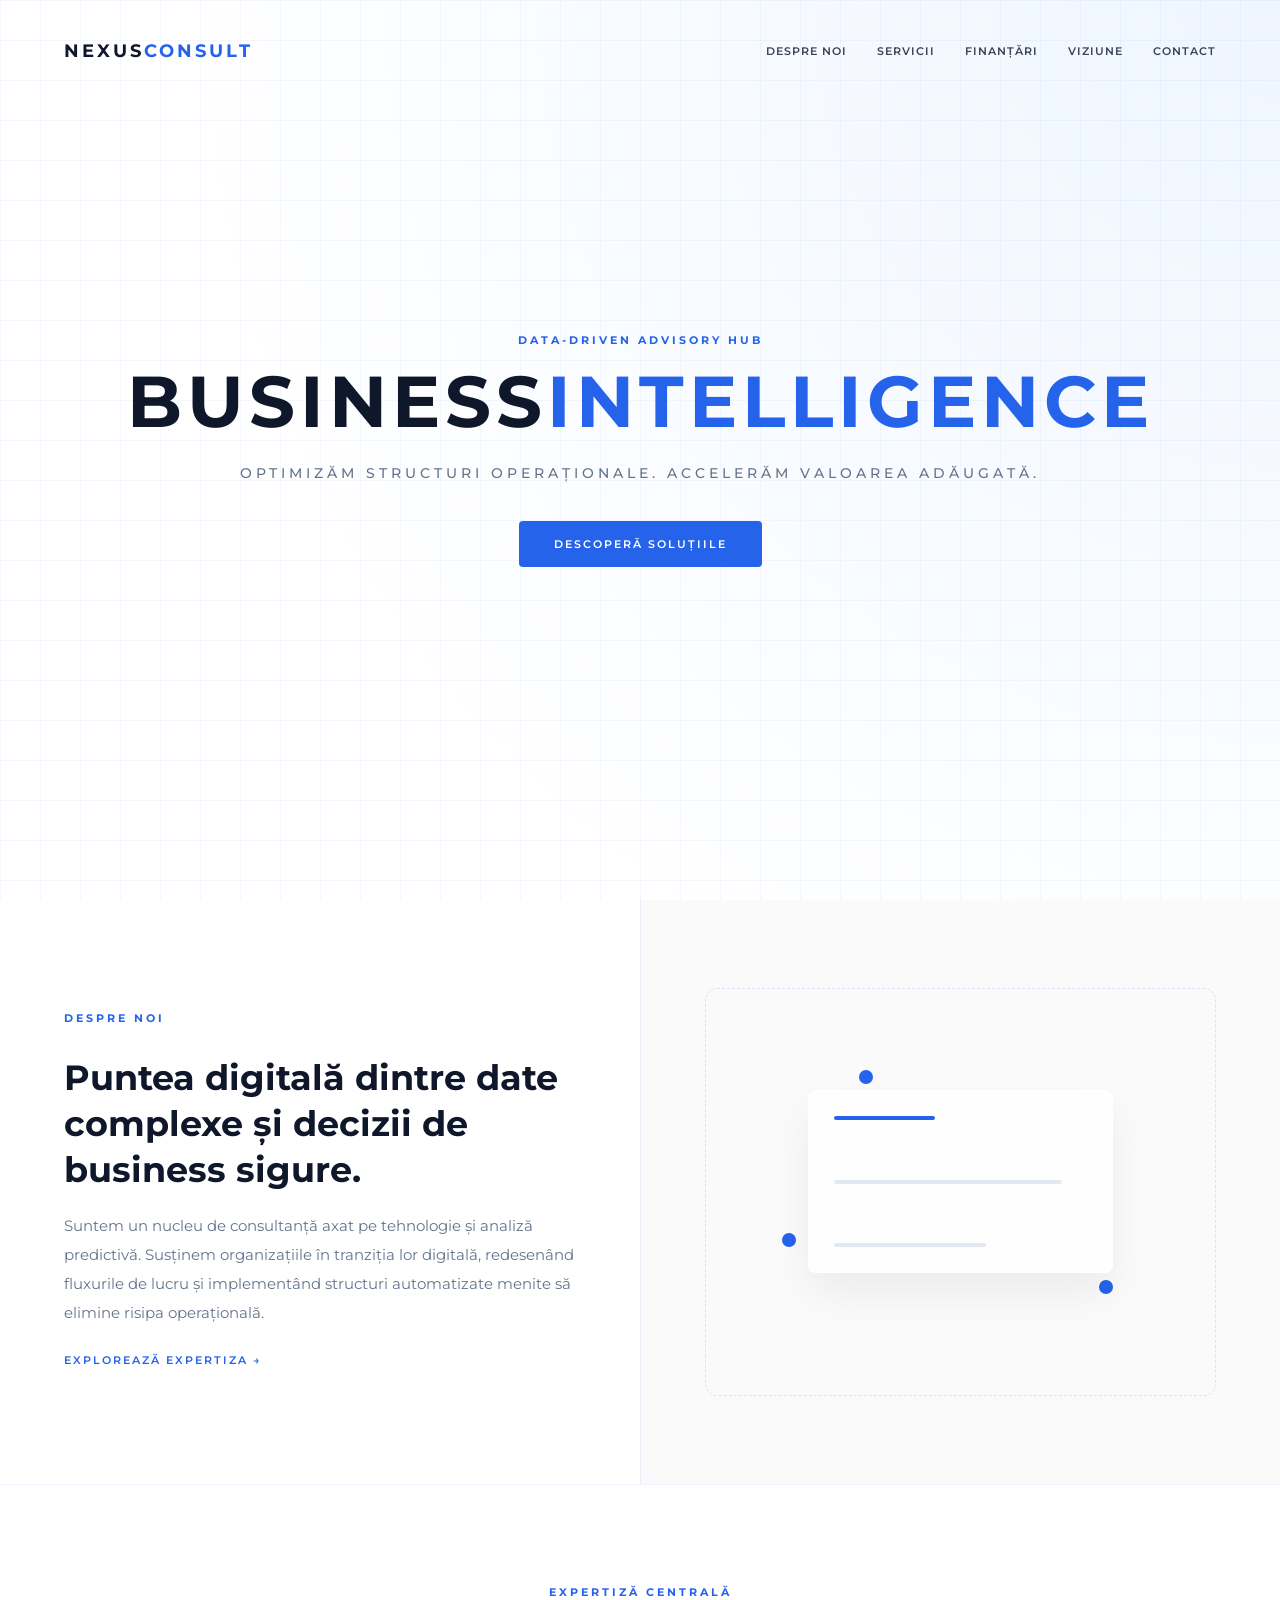
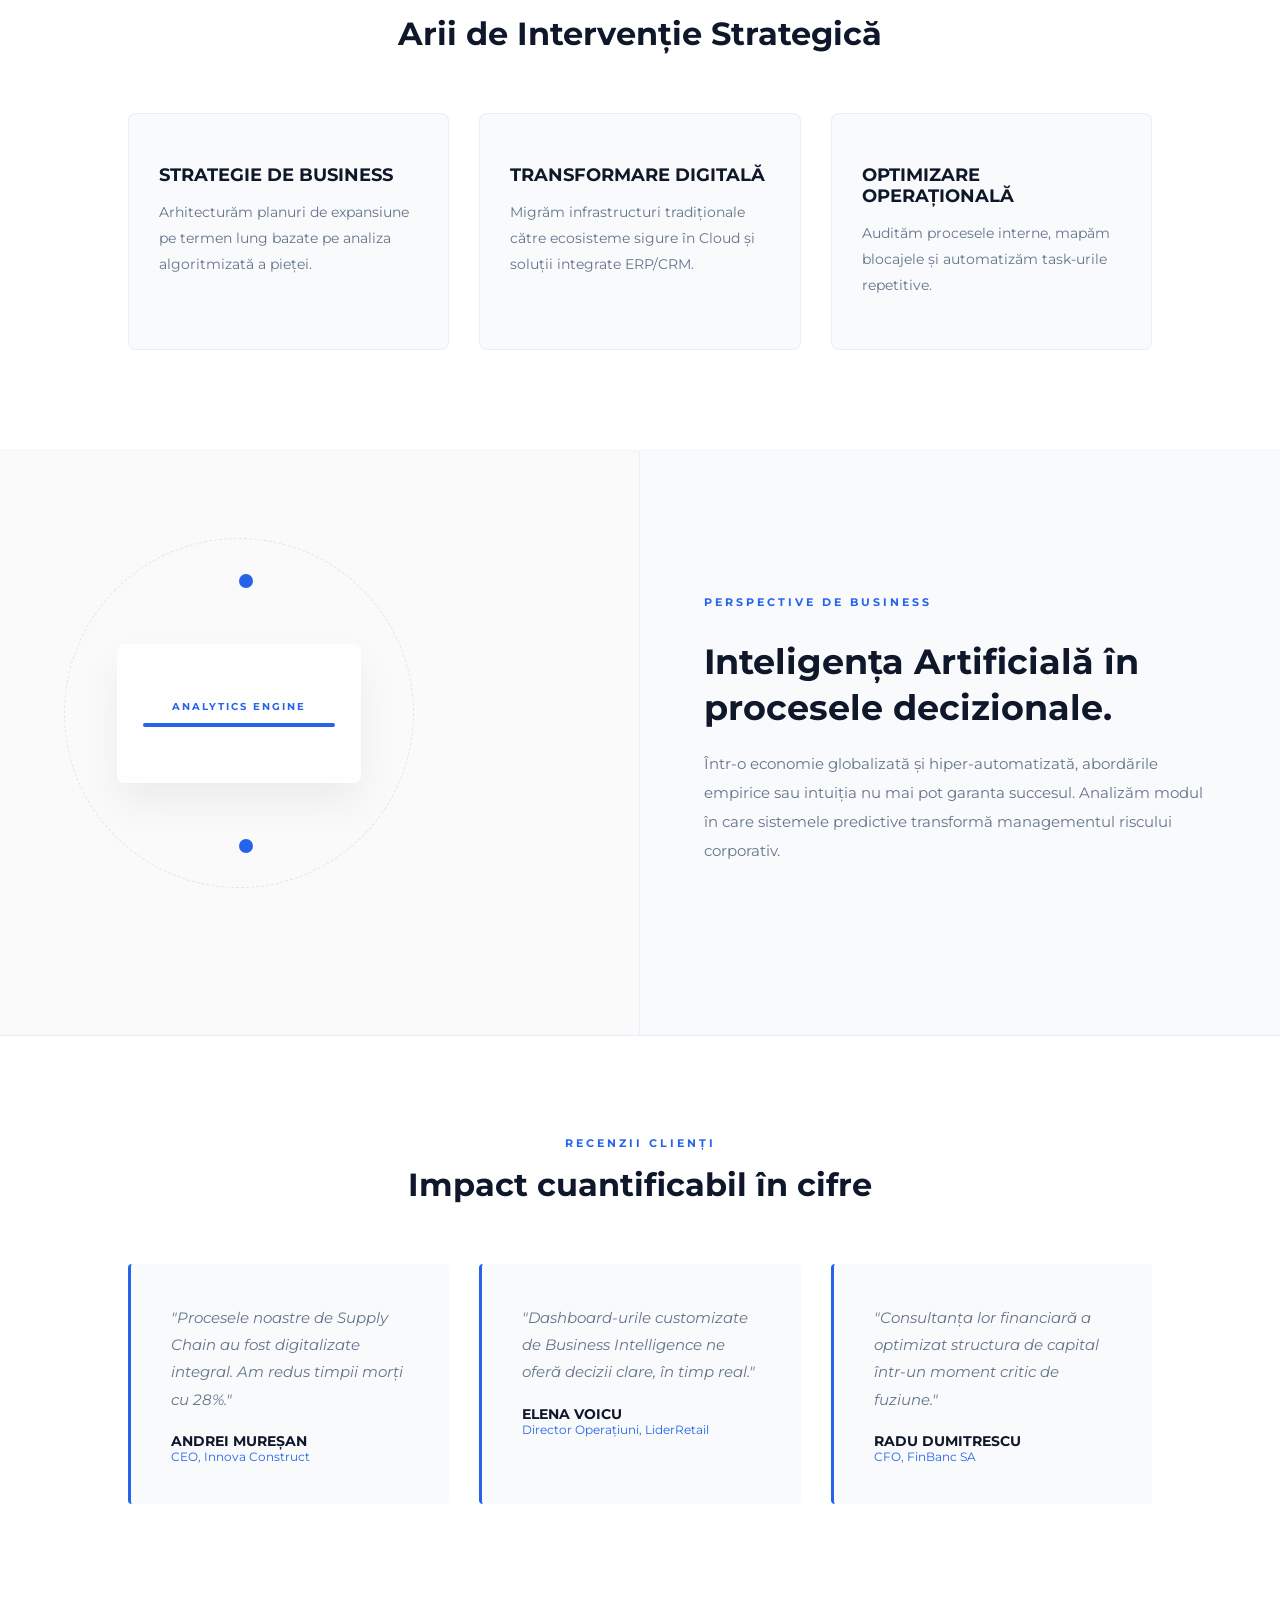
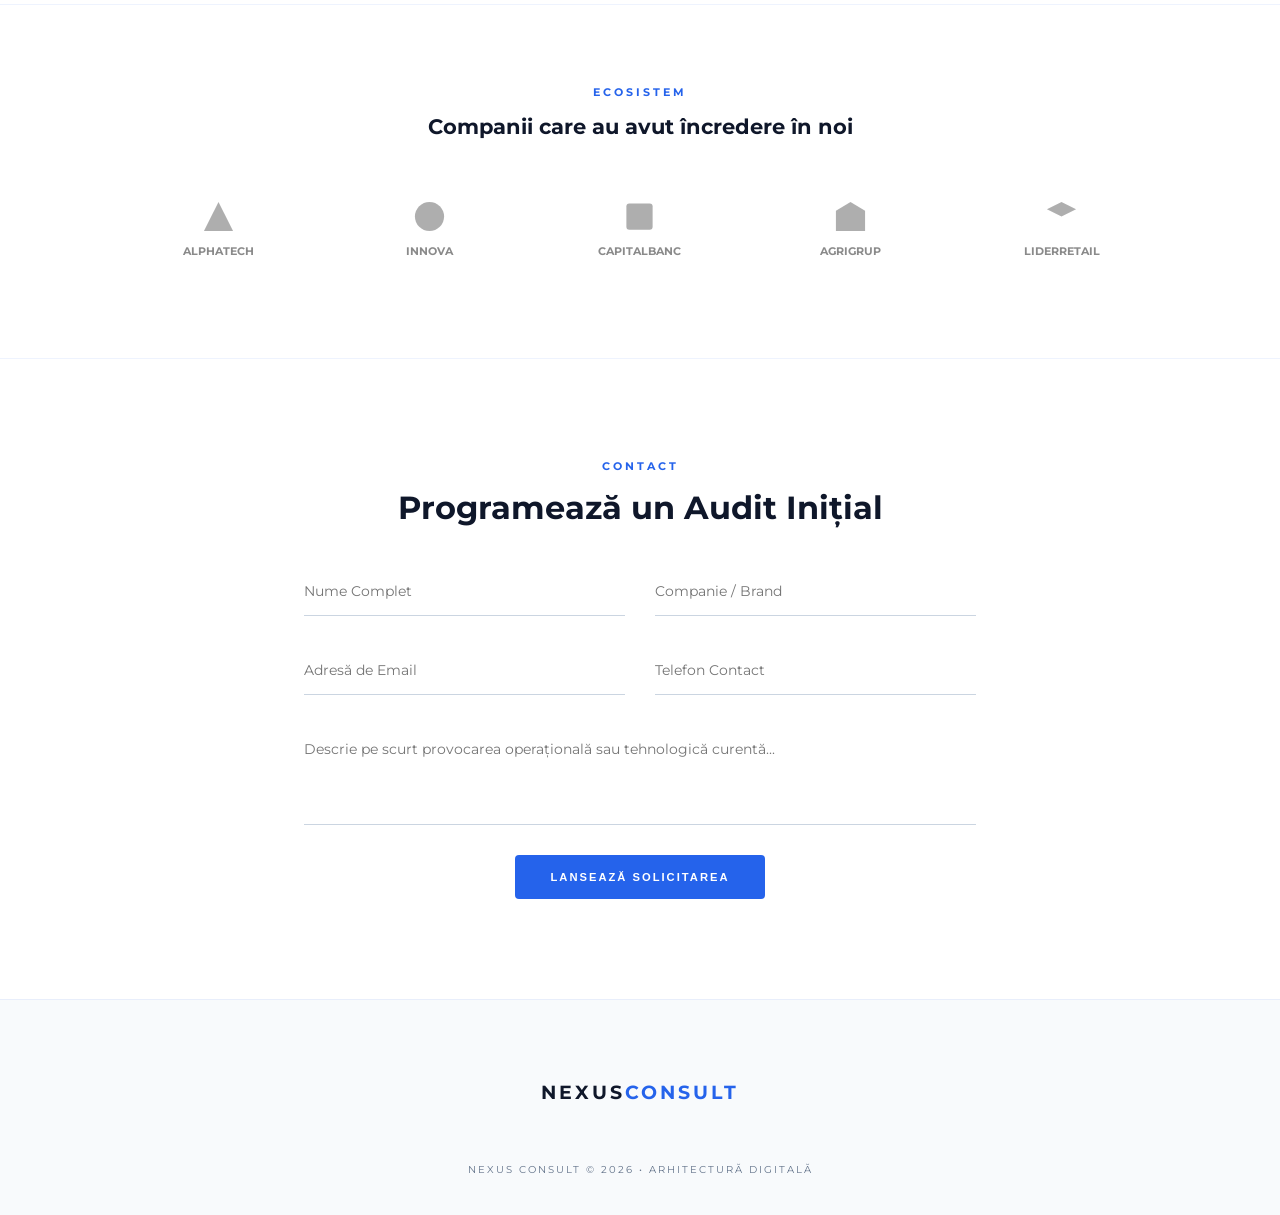
<file: index.html>
<!DOCTYPE html>
<html lang="ro">
<head>
  <meta charset="UTF-8">
  <meta name="viewport" content="width=device-width, initial-scale=1.0">
  <title>NEXUS CONSULT | Hub de Transformare Digitală</title>
  <link href="https://fonts.googleapis.com/css2?family=Montserrat:wght@300;400;500;600;700&display=swap" rel="stylesheet">
  <link rel="stylesheet" href="style.css">
</head>
<body>

  <nav class="navbar">
    <a href="index.html" class="nav-logo">NEXUS<span>CONSULT</span></a>
    <div class="nav-links">
      <a href="despre-noi.html">Despre Noi</a>
      <a href="servicii.html">Servicii</a>
      <a href="finantari.html">Finanțări</a>
      <a href="viziune.html">Viziune</a>
      <a href="contact.html">Contact</a>
    </div>
  </nav>


  <header class="hero">
    <div class="hero-content">
        <span class="section-subtitle">Data-Driven Advisory Hub</span>
        <h1 class="hero-brand">Business<span>Intelligence</span></h1>
        <p class="hero-slogan">Optimizăm structuri operaționale. Accelerăm valoarea adăugată.</p>
        <a href="servicii.html" class="btn-solid" style="margin-top: 40px;">Descoperă Soluțiile</a>
    </div>
  </header>

  <!-- Section About Us Snippet cu Tech Graphic Animat direct in CSS -->
  <section class="split-section">
    <div class="split-content">
        <span class="section-subtitle">Despre Noi</span>
        <h2 class="split-title">Puntea digitală dintre date complexe și decizii de business sigure.</h2>
        <p class="split-text">Suntem un nucleu de consultanță axat pe tehnologie și analiză predictivă. Susținem organizațiile în tranziția lor digitală, redesenând fluxurile de lucru și implementând structuri automatizate menite să elimine risipa operațională.</p>
        <a href="despre-noi.html" class="btn-minimal">Explorează expertiza &rarr;</a>
    </div>
    <div class="split-image">
        <!-- Pure CSS Interactive Graphic Model 1 -->
        <div class="tech-canvas">
            <div class="tech-matrix">
                <div class="tech-node node-1"></div>
                <div class="tech-node node-2"></div>
                <div class="tech-node node-3"></div>
                <div class="tech-glass-card" style="top: 25%; left: 20%;">
                    <div class="glass-line active"></div>
                    <div class="glass-line" style="width: 90%;"></div>
                    <div class="glass-line" style="width: 60%;"></div>
                </div>
            </div>
        </div>
    </div>
  </section>

  <!-- Services -->
  <section class="services-section">
    <div class="section-header">
      <span class="section-subtitle">Expertiză centrală</span>
      <h2 class="section-main-title">Arii de Intervenție Strategică</h2>
    </div>
    <div class="services-grid">
      <div class="service-item"><h3>Strategie de Business</h3><p>Arhitecturăm planuri de expansiune pe termen lung bazate pe analiza algoritmizată a pieței.</p></div>
      <div class="service-item"><h3>Transformare Digitală</h3><p>Migrăm infrastructuri tradiționale către ecosisteme sigure în Cloud și soluții integrate ERP/CRM.</p></div>
      <div class="service-item"><h3>Optimizare Operațională</h3><p>Audităm procesele interne, mapăm blocajele și automatizăm task-urile repetitive.</p></div>
    </div>
  </section>

  <!-- Blog Snippet cu Graphic Animat Model 2 -->
  <section class="split-section" style="background-color: var(--bg-card);">
    <div class="split-image" style="border-left: none; border-right: 1px solid var(--line-color);">
        <!-- Pure CSS Interactive Graphic Model 2 -->
        <div class="tech-canvas">
            <div class="tech-matrix" style="border-radius: 50%; width: 350px; height: 350px; margin: 0 auto;">
                <div class="tech-node node-1" style="top: 10%; left: 50%;"></div>
                <div class="tech-node node-2" style="bottom: 10%; left: 50%;"></div>
                <div class="tech-glass-card" style="top: 30%; left: 15%; width: 70%; height: 40%; text-align: center; justify-content: center; gap: 10px;">
                    <span style="font-size: 0.65rem; font-weight: 700; letter-spacing: 2px; color: var(--tech-accent);">ANALYTICS ENGINE</span>
                    <div class="glass-line active" style="width: 100%;"></div>
                </div>
            </div>
        </div>
    </div>
    <div class="split-content">
        <span class="section-subtitle">Perspective de Business</span>
        <h2 class="split-title">Inteligența Artificială în procesele decizionale.</h2>
        <p class="split-text">Într-o economie globalizată și hiper-automatizată, abordările empirice sau intuiția nu mai pot garanta succesul. Analizăm modul în care sistemele predictive transformă managementul riscului corporativ.</p>
    </div>
  </section>

  <!-- Testimonials -->
  <section class="services-section">
      <div class="section-header">
        <span class="section-subtitle">Recenzii Clienți</span>
        <h2 class="section-main-title">Impact cuantificabil în cifre</h2>
      </div>
      <div class="testimonials-grid">
          <div class="testimonial-card">
              <p class="testimonial-text">"Procesele noastre de Supply Chain au fost digitalizate integral. Am redus timpii morți cu 28%."</p>
              <p class="testimonial-author">Andrei Mureșan</p><p class="testimonial-company">CEO, Innova Construct</p>
          </div>
          <div class="testimonial-card">
              <p class="testimonial-text">"Dashboard-urile customizate de Business Intelligence ne oferă decizii clare, în timp real."</p>
              <p class="testimonial-author">Elena Voicu</p><p class="testimonial-company">Director Operațiuni, LiderRetail</p>
          </div>
          <div class="testimonial-card">
              <p class="testimonial-text">"Consultanța lor financiară a optimizat structura de capital într-un moment critic de fuziune."</p>
              <p class="testimonial-author">Radu Dumitrescu</p><p class="testimonial-company">CFO, FinBanc SA</p>
          </div>
      </div>
  </section>

  <!-- Partners -->
  <section class="partners-section">
      <span class="section-subtitle">Ecosistem</span>
      <h2 class="section-main-title" style="font-size: 1.3rem; margin-bottom: 20px;">Companii care au avut încredere în noi</h2>
      <div class="partners-grid">
          <div class="partner-logo"><svg viewBox="0 0 24 24"><path d="M12 2L2 22h20L12 2z"/></svg><span class="partner-name">AlphaTech</span></div>
          <div class="partner-logo"><svg viewBox="0 0 24 24"><circle cx="12" cy="12" r="10"/></svg><span class="partner-name">Innova</span></div>
          <div class="partner-logo"><svg viewBox="0 0 24 24"><rect x="3" y="3" width="18" height="18" rx="2"/></svg><span class="partner-name">CapitalBanc</span></div>
          <div class="partner-logo"><svg viewBox="0 0 24 24"><polygon points="12 2 22 8 22 22 2 22 2 8 12 2"/></svg><span class="partner-name">AgriGrup</span></div>
          <div class="partner-logo"><svg viewBox="0 0 24 24"><path d="M12 2L2 7l10 5 10-5-10-5z"/></svg><span class="partner-name">LiderRetail</span></div>
      </div>
  </section>

  <!-- Contact Form -->
  <section class="contact-container" id="contact">
    <span class="section-subtitle">Contact</span>
    <h2 class="section-main-title" style="margin-bottom: 40px;">Programează un Audit Inițial</h2>
    <form action="#">
      <div class="form-grid">
          <input type="text" class="val-input" placeholder="Nume Complet" required>
          <input type="text" class="val-input" placeholder="Companie / Brand" required>
          <input type="email" class="val-input" placeholder="Adresă de Email" required>
          <input type="tel" class="val-input" placeholder="Telefon Contact">
          <textarea class="val-input val-textarea" placeholder="Descrie pe scurt provocarea operațională sau tehnologică curentă..." required></textarea>
      </div>
      <button type="submit" class="btn-solid">Lansează Solicitarea</button>
    </form>
  </section>

  <footer class="footer-contact">
     <h2 class="footer-logo">NEXUS<span>CONSULT</span></h2>
     <p class="copyright">Nexus Consult &copy; 2026 • Arhitectură Digitală</p>
  </footer>

</body>
</html>
</file>
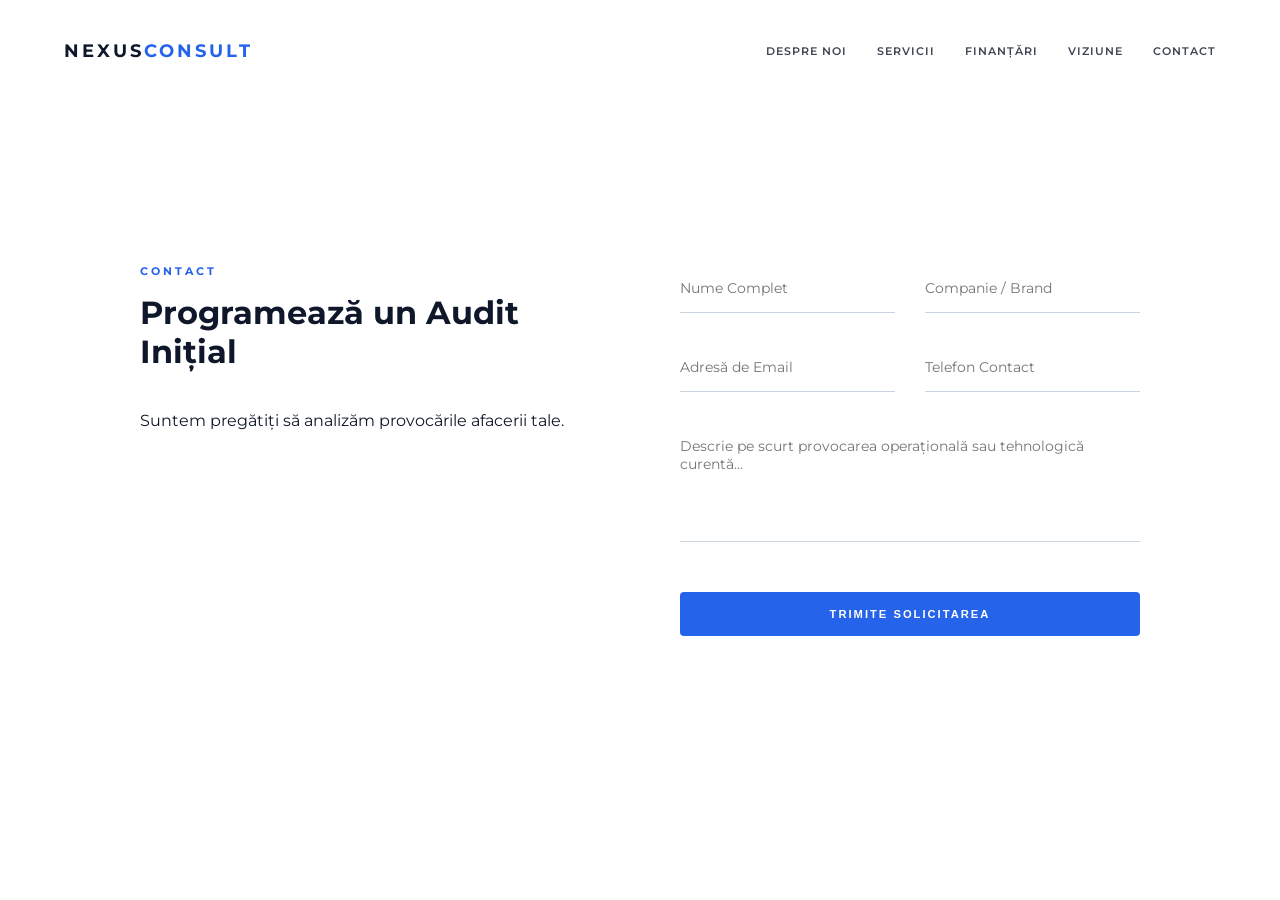
<file: contact.html>
<!DOCTYPE html>
<html lang="ro">
<head>
  <meta charset="UTF-8">
  <meta name="viewport" content="width=device-width, initial-scale=1.0">
  <title>Contact | NEXUS CONSULT</title>
  <link href="https://fonts.googleapis.com/css2?family=Montserrat:wght@300;400;500;600;700&display=swap" rel="stylesheet">
  <link rel="stylesheet" href="style.css">
  <style>
    /* Centrare verticală și orizontală */
    .contact-page-wrapper { 
        min-height: 100vh; 
        display: flex; 
        align-items: center; 
        justify-content: center; 
        padding: 150px 5%;
    }
    .contact-main-grid { 
        display: grid; 
        grid-template-columns: 1fr 1fr; 
        gap: 80px; 
        max-width: 1000px; 
        width: 100%; 
    }
    @media (max-width: 768px) { .contact-main-grid { grid-template-columns: 1fr; } }
  </style>
</head>
<body>

  <nav class="navbar">
    <a href="index.html" class="nav-logo">NEXUS<span>CONSULT</span></a>
    <div class="nav-links">
      <a href="despre-noi.html">Despre Noi</a>
      <a href="servicii.html">Servicii</a>
      <a href="finantari.html">Finanțări</a>
      <a href="viziune.html">Viziune</a>
      <a href="contact.html">Contact</a>
    </div>
  </nav>


  <main class="contact-page-wrapper">
    <div class="contact-main-grid">
        
        <div class="contact-info">
            <span class="section-subtitle">Contact</span>
            <h2 class="section-main-title" style="margin-bottom: 40px;">Programează un Audit Inițial</h2>
            <p>Suntem pregătiți să analizăm provocările afacerii tale.</p>
        </div>

        <form action="#" class="contact-form">
            <div class="form-grid">
                <input type="text" class="val-input" placeholder="Nume Complet" required>
                <input type="text" class="val-input" placeholder="Companie / Brand" required>
                <input type="email" class="val-input" placeholder="Adresă de Email" required>
                <input type="tel" class="val-input" placeholder="Telefon Contact">
                <textarea class="val-input val-textarea" placeholder="Descrie pe scurt provocarea operațională sau tehnologică curentă..." required style="height: 120px;"></textarea>
            </div>
            <button type="submit" class="btn-solid" style="width: 100%; margin-top: 20px; cursor: pointer;">Trimite Solicitarea</button>
        </form>

    </div>
  </main>

</body>
</html>
</file>
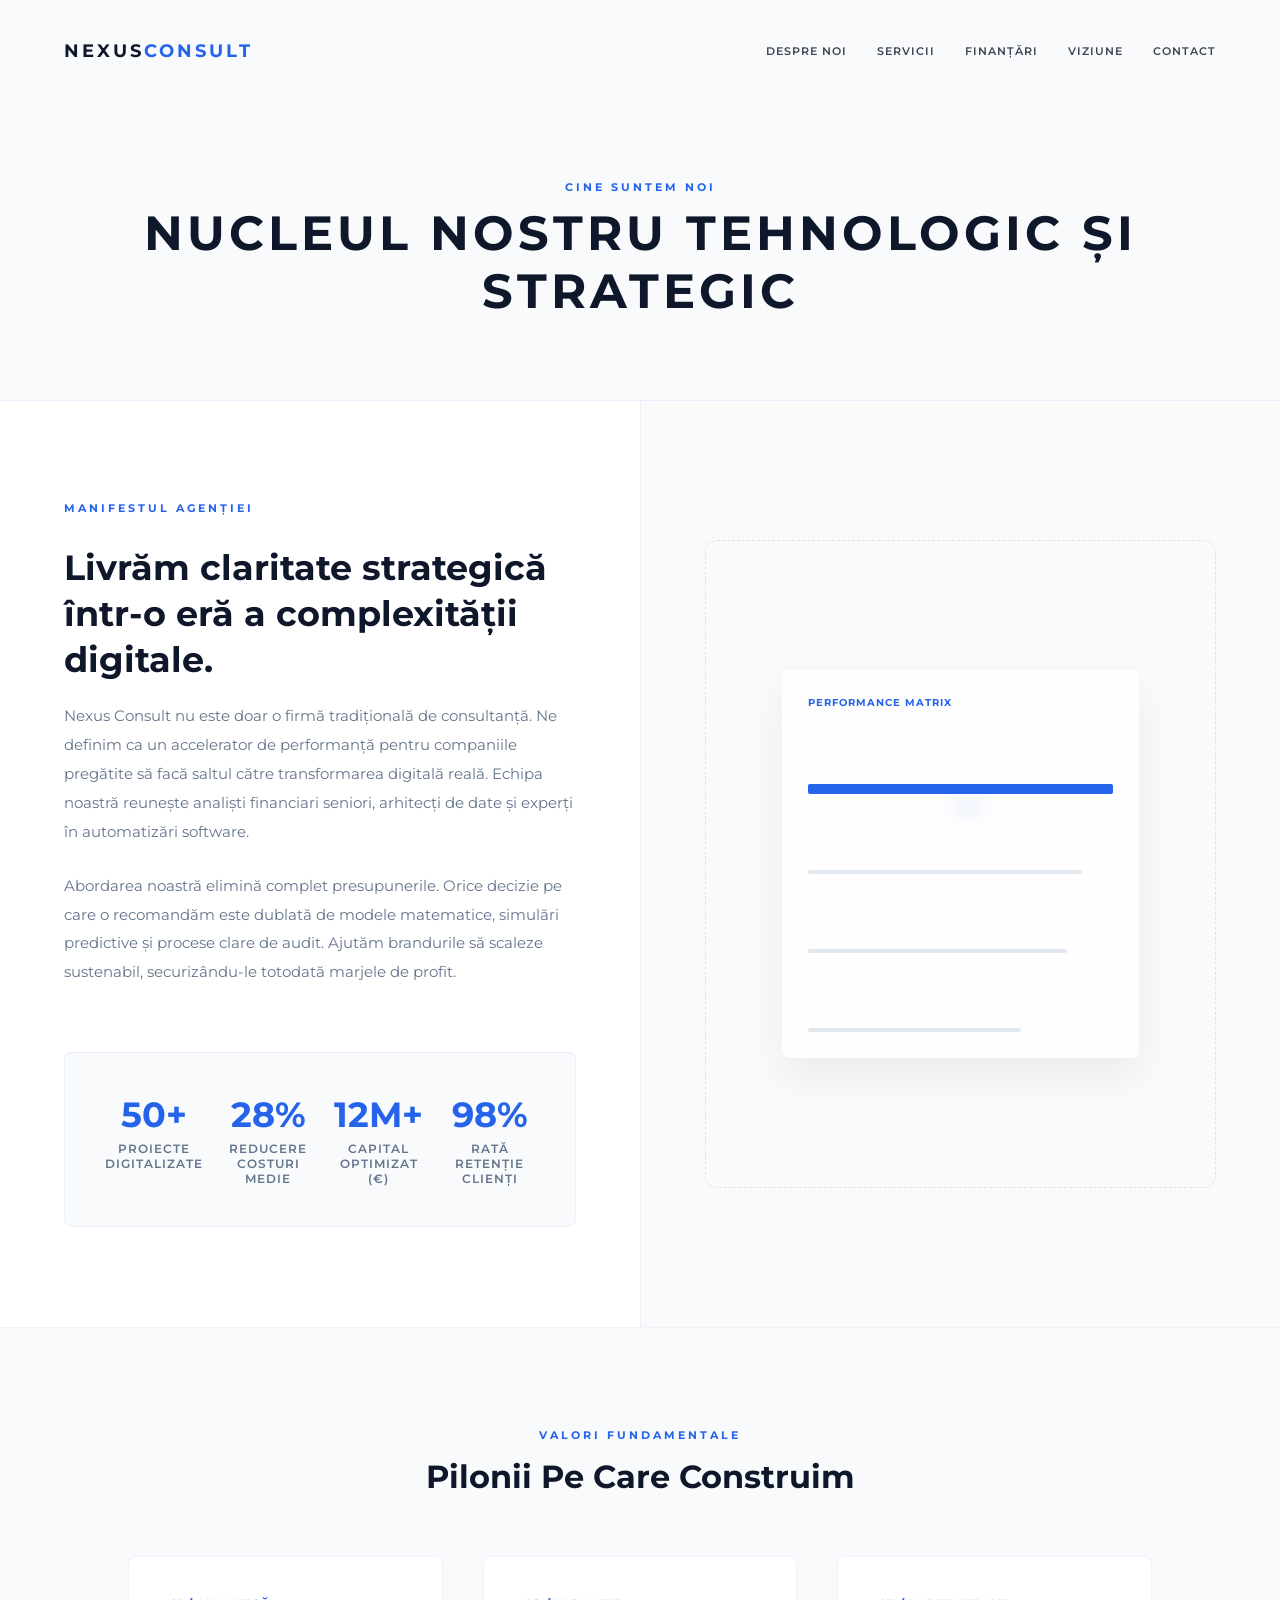
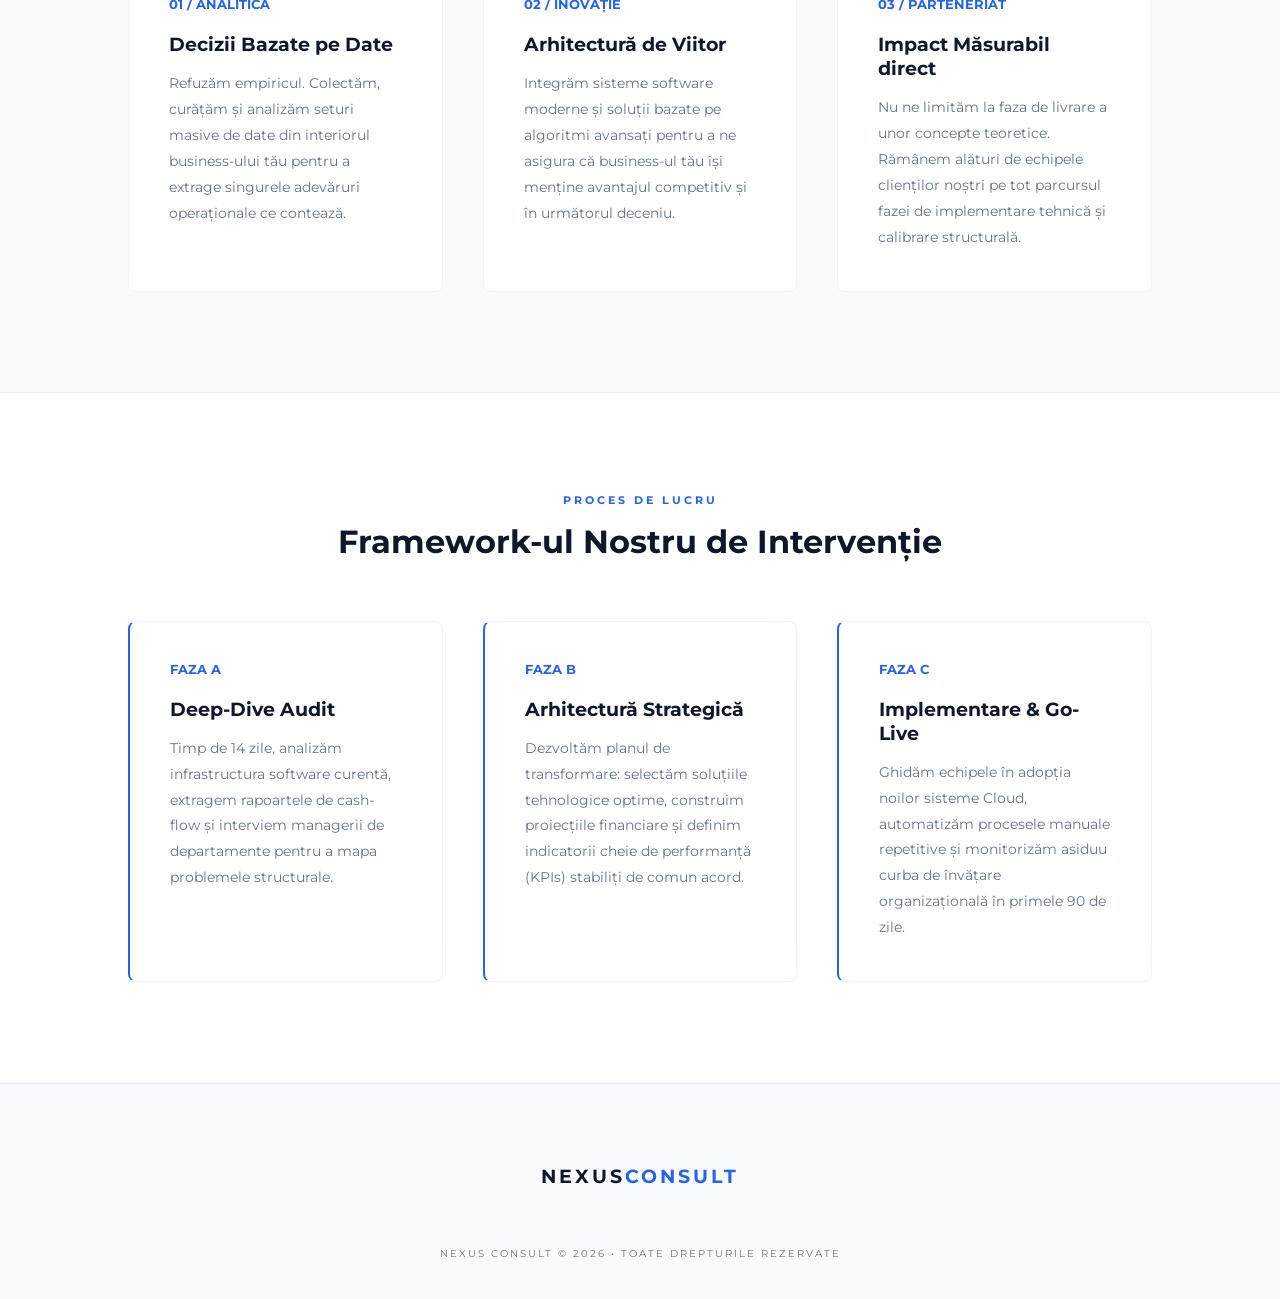
<file: despre-noi.html>
<!DOCTYPE html>
<html lang="ro">
<head>
  <meta charset="UTF-8">
  <meta name="viewport" content="width=device-width, initial-scale=1.0">
  <title>Despre Noi | NEXUS CONSULT</title>
  <link href="https://fonts.googleapis.com/css2?family=Montserrat:wght@300;400;500;600;700&display=swap" rel="stylesheet">
  <link rel="stylesheet" href="style.css">
</head>
<body>

  <nav class="navbar">
    <a href="index.html" class="nav-logo">NEXUS<span>CONSULT</span></a>
    <div class="nav-links">
      <a href="despre-noi.html">Despre Noi</a>
      <a href="servicii.html">Servicii</a>
      <a href="finantari.html">Finanțări</a>
      <a href="viziune.html">Viziune</a>
      <a href="contact.html">Contact</a>
    </div>
  </nav>


  <header class="page-header">
    <span class="section-subtitle">Cine Suntem noi</span>
    <h1>Nucleul Nostru Tehnologic și Strategic</h1>
  </header>

  <!-- Manifesto & Stats Section -->
  <section class="split-section">
    <div class="split-content">
        <span class="section-subtitle">Manifestul Agenției</span>
        <h2 class="split-title">Livrăm claritate strategică într-o eră a complexității digitale.</h2>
        <p class="split-text">Nexus Consult nu este doar o firmă tradițională de consultanță. Ne definim ca un accelerator de performanță pentru companiile pregătite să facă saltul către transformarea digitală reală. Echipa noastră reunește analiști financiari seniori, arhitecți de date și experți în automatizări software.</p>
        <p class="split-text">Abordarea noastră elimină complet presupunerile. Orice decizie pe care o recomandăm este dublată de modele matematice, simulări predictive și procese clare de audit. Ajutăm brandurile să scaleze sustenabil, securizându-le totodată marjele de profit.</p>
        
        <!-- Stats Module similar cu bchub -->
        <div class="stats-container">
            <div class="stat-item"><div class="stat-number">50+</div><div class="stat-label">Proiecte Digitalizate</div></div>
            <div class="stat-item"><div class="stat-number">28%</div><div class="stat-label">Reducere Costuri Medie</div></div>
            <div class="stat-item"><div class="stat-number">12M+</div><div class="stat-label">Capital Optimizat (€)</div></div>
            <div class="stat-item"><div class="stat-number">98%</div><div class="stat-label">Rată Retenție Clienți</div></div>
        </div>
    </div>
    <div class="split-image">
        <div class="tech-canvas">
            <div class="tech-matrix">
                <div class="tech-node node-1" style="top:40%; left:50%;"></div>
                <div class="tech-glass-card" style="top: 20%; left: 15%; width: 70%; height: 60%;">
                    <span style="font-size:0.65rem; font-weight:700; letter-spacing:1px; color:var(--tech-accent)">PERFORMANCE MATRIX</span>
                    <div class="glass-line active" style="width:100%; height:10px;"></div>
                    <div class="glass-line" style="width:90%;"></div>
                    <div class="glass-line" style="width:85%;"></div>
                    <div class="glass-line" style="width:70%;"></div>
                </div>
            </div>
        </div>
    </div>
  </section>

  <!-- Core Pillars Section -->
  <section class="complex-section" style="background: var(--bg-card);">
      <div class="section-header">
          <span class="section-subtitle">Valori Fundamentale</span>
          <h2 class="section-main-title">Pilonii Pe Care Construim</h2>
      </div>
      <div class="grid-cards">
          <div class="card-detailed">
              <span class="card-index">01 / ANALITICĂ</span>
              <h3>Decizii Bazate pe Date</h3>
              <p>Refuzăm empiricul. Colectăm, curățăm și analizăm seturi masive de date din interiorul business-ului tău pentru a extrage singurele adevăruri operaționale ce contează.</p>
          </div>
          <div class="card-detailed">
              <span class="card-index">02 / INOVAȚIE</span>
              <h3>Arhitectură de Viitor</h3>
              <p>Integrăm sisteme software moderne și soluții bazate pe algoritmi avansați pentru a ne asigura că business-ul tău își menține avantajul competitiv și în următorul deceniu.</p>
          </div>
          <div class="card-detailed">
              <span class="card-index">03 / PARTENERIAT</span>
              <h3>Impact Măsurabil direct</h3>
              <p>Nu ne limităm la faza de livrare a unor concepte teoretice. Rămânem alături de echipele clienților noștri pe tot parcursul fazei de implementare tehnică și calibrare structurală.</p>
          </div>
      </div>
  </section>

  <!-- Methodology Section (Framework) -->
  <section class="complex-section">
      <div class="section-header">
          <span class="section-subtitle">Proces de Lucru</span>
          <h2 class="section-main-title">Framework-ul Nostru de Intervenție</h2>
      </div>
      <div class="grid-cards">
          <div class="card-detailed" style="border-left: 2px solid var(--tech-accent);">
              <span class="card-index">FAZA A</span>
              <h3>Deep-Dive Audit</h3>
              <p>Timp de 14 zile, analizăm infrastructura software curentă, extragem rapoartele de cash-flow și interviem managerii de departamente pentru a mapa problemele structurale.</p>
          </div>
          <div class="card-detailed" style="border-left: 2px solid var(--tech-accent);">
              <span class="card-index">FAZA B</span>
              <h3>Arhitectură Strategică</h3>
              <p>Dezvoltăm planul de transformare: selectăm soluțiile tehnologice optime, construim proiecțiile financiare și definim indicatorii cheie de performanță (KPIs) stabiliți de comun acord.</p>
          </div>
          <div class="card-detailed" style="border-left: 2px solid var(--tech-accent);">
              <span class="card-index">FAZA C</span>
              <h3>Implementare & Go-Live</h3>
              <p>Ghidăm echipele în adopția noilor sisteme Cloud, automatizăm procesele manuale repetitive și monitorizăm asiduu curba de învățare organizațională în primele 90 de zile.</p>
          </div>
      </div>
  </section>

  <footer class="footer-contact">
     <h2 class="footer-logo">NEXUS<span>CONSULT</span></h2>
     <p class="copyright">Nexus Consult &copy; 2026 • Toate drepturile rezervate</p>
  </footer>

</body>
</html>
</file>
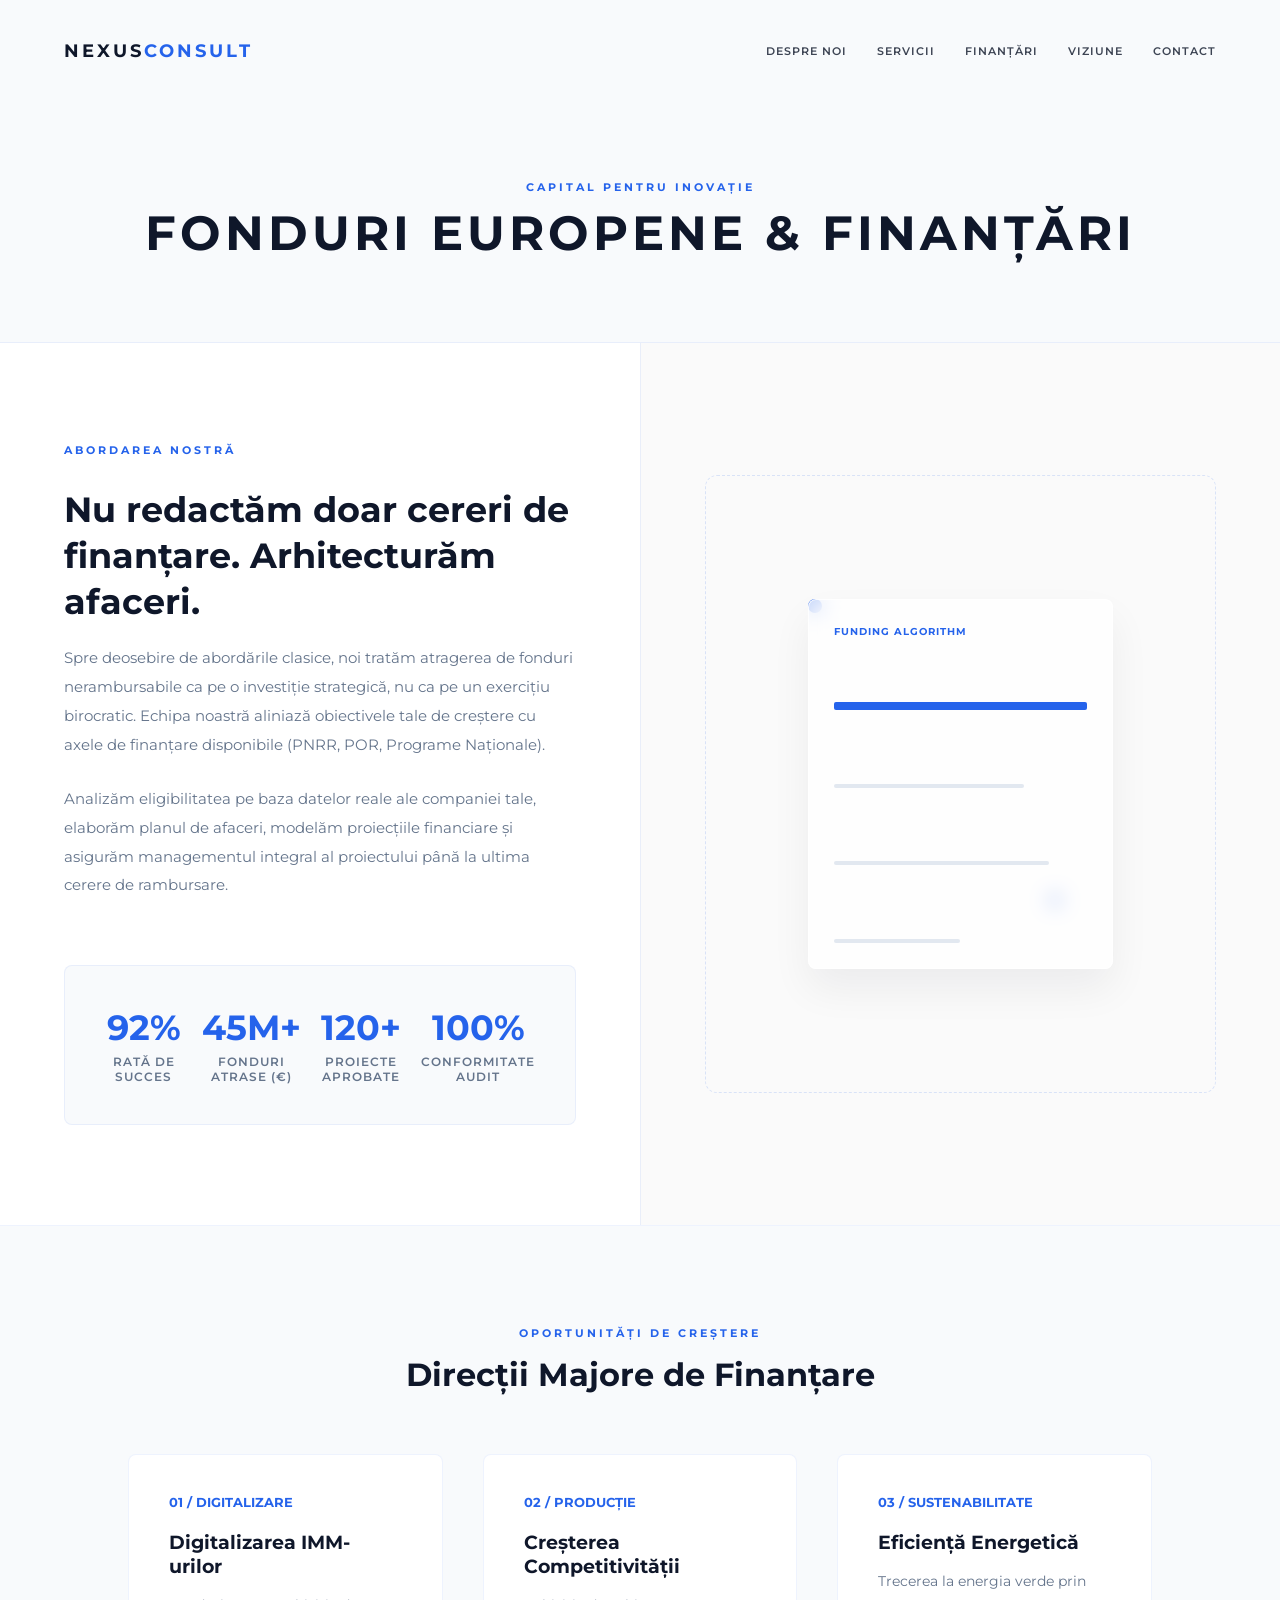
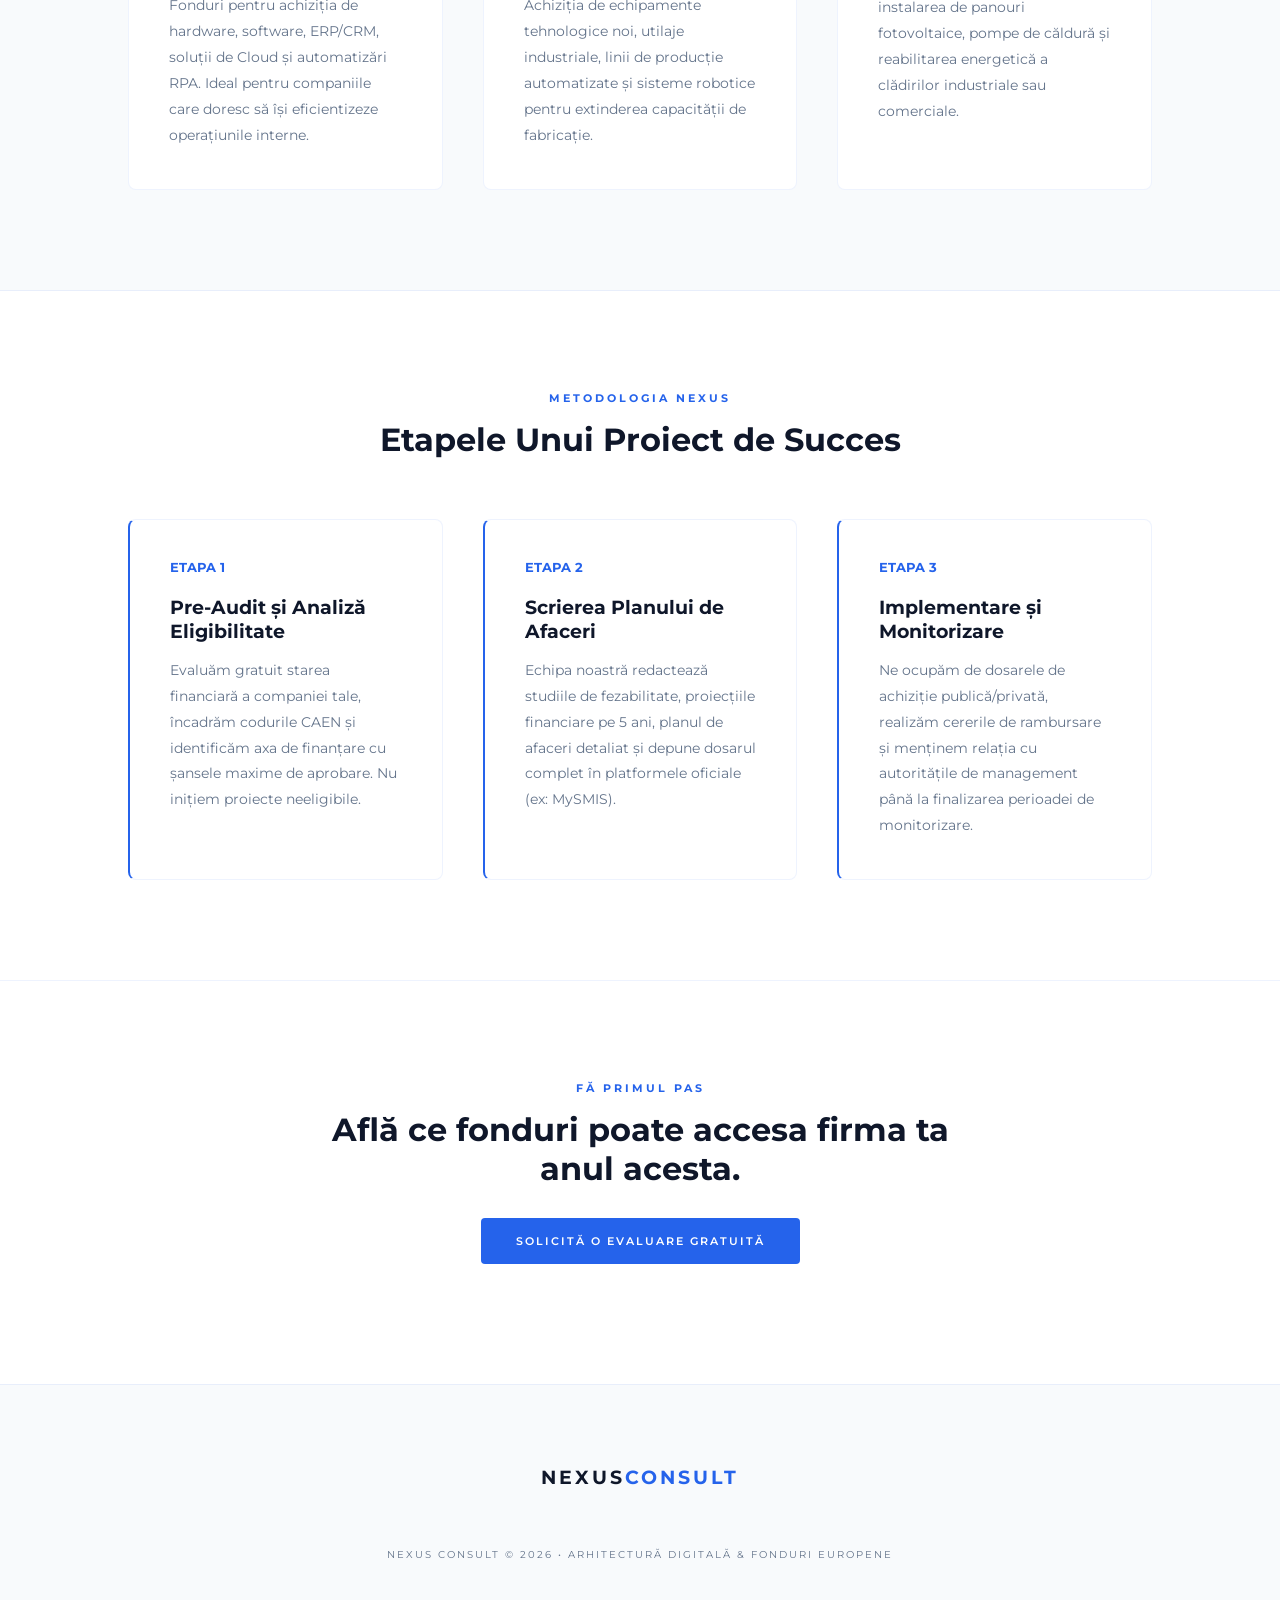
<file: finantari.html>
<!DOCTYPE html>
<html lang="ro">
<head>
  <meta charset="UTF-8">
  <meta name="viewport" content="width=device-width, initial-scale=1.0">
  <title>Finanțări & Fonduri Europene | NEXUS CONSULT</title>
  <link href="https://fonts.googleapis.com/css2?family=Montserrat:wght@300;400;500;600;700&display=swap" rel="stylesheet">
  <link rel="stylesheet" href="style.css">
</head>
<body>

  <!-- NAVBAR -->
  <nav class="navbar">
    <a href="index.html" class="nav-logo">NEXUS<span>CONSULT</span></a>
    <div class="nav-links">
      <a href="despre-noi.html">Despre Noi</a>
      <a href="servicii.html">Servicii</a>
      <a href="finantari.html">Finanțări</a>
      <a href="viziune.html">Viziune</a>
      <a href="contact.html">Contact</a>
    </div>
  </nav>

  <!-- HEADER -->
  <header class="page-header">
    <span class="section-subtitle">Capital Pentru Inovație</span>
    <h1>Fonduri Europene & Finanțări</h1>
  </header>

  <!-- INTRO & STATS SECTION -->
  <section class="split-section">
    <div class="split-content">
        <span class="section-subtitle">Abordarea Nostră</span>
        <h2 class="split-title">Nu redactăm doar cereri de finanțare. Arhitecturăm afaceri.</h2>
        <p class="split-text">Spre deosebire de abordările clasice, noi tratăm atragerea de fonduri nerambursabile ca pe o investiție strategică, nu ca pe un exercițiu birocratic. Echipa noastră aliniază obiectivele tale de creștere cu axele de finanțare disponibile (PNRR, POR, Programe Naționale).</p>
        <p class="split-text">Analizăm eligibilitatea pe baza datelor reale ale companiei tale, elaborăm planul de afaceri, modelăm proiecțiile financiare și asigurăm managementul integral al proiectului până la ultima cerere de rambursare.</p>
        
        <!-- Stats Module -->
        <div class="stats-container">
            <div class="stat-item"><div class="stat-number">92%</div><div class="stat-label">Rată de Succes</div></div>
            <div class="stat-item"><div class="stat-number">45M+</div><div class="stat-label">Fonduri Atrase (€)</div></div>
            <div class="stat-item"><div class="stat-number">120+</div><div class="stat-label">Proiecte Aprobate</div></div>
            <div class="stat-item"><div class="stat-number">100%</div><div class="stat-label">Conformitate Audit</div></div>
        </div>
    </div>
    <div class="split-image">
        <!-- Interactive Tech Graphic -->
        <div class="tech-canvas">
            <div class="tech-matrix">
                <div class="tech-node node-1" style="top:20%; left:20%;"></div>
                <div class="tech-node node-2" style="bottom:30%; right:30%;"></div>
                <div class="tech-glass-card" style="top: 20%; left: 20%; width: 60%; height: 60%;">
                    <span style="font-size:0.65rem; font-weight:700; letter-spacing:1px; color:var(--tech-accent)">FUNDING ALGORITHM</span>
                    <div class="glass-line active" style="width:100%; height:8px; margin-bottom: 10px;"></div>
                    <div class="glass-line" style="width:75%; margin-bottom: 10px;"></div>
                    <div class="glass-line" style="width:85%; margin-bottom: 10px;"></div>
                    <div class="glass-line" style="width:50%;"></div>
                </div>
            </div>
        </div>
    </div>
  </section>

  <!-- PROGRAME DE FINANTARE (Services Grid) -->
  <section class="complex-section" style="background: var(--bg-card);">
      <div class="section-header">
          <span class="section-subtitle">Oportunități de Creștere</span>
          <h2 class="section-main-title">Direcții Majore de Finanțare</h2>
      </div>
      <div class="grid-cards">
          <div class="card-detailed">
              <span class="card-index">01 / DIGITALIZARE</span>
              <h3>Digitalizarea IMM-urilor</h3>
              <p>Fonduri pentru achiziția de hardware, software, ERP/CRM, soluții de Cloud și automatizări RPA. Ideal pentru companiile care doresc să își eficientizeze operațiunile interne.</p>
          </div>
          <div class="card-detailed">
              <span class="card-index">02 / PRODUCȚIE</span>
              <h3>Creșterea Competitivității</h3>
              <p>Achiziția de echipamente tehnologice noi, utilaje industriale, linii de producție automatizate și sisteme robotice pentru extinderea capacității de fabricație.</p>
          </div>
          <div class="card-detailed">
              <span class="card-index">03 / SUSTENABILITATE</span>
              <h3>Eficiență Energetică</h3>
              <p>Trecerea la energia verde prin instalarea de panouri fotovoltaice, pompe de căldură și reabilitarea energetică a clădirilor industriale sau comerciale.</p>
          </div>
      </div>
  </section>

  <!-- METHODOLOGY (Proces de lucru) -->
  <section class="complex-section">
      <div class="section-header">
          <span class="section-subtitle">Metodologia Nexus</span>
          <h2 class="section-main-title">Etapele Unui Proiect de Succes</h2>
      </div>
      <div class="grid-cards">
          <div class="card-detailed" style="border-left: 2px solid var(--tech-accent);">
              <span class="card-index">ETAPA 1</span>
              <h3>Pre-Audit și Analiză Eligibilitate</h3>
              <p>Evaluăm gratuit starea financiară a companiei tale, încadrăm codurile CAEN și identificăm axa de finanțare cu șansele maxime de aprobare. Nu inițiem proiecte neeligibile.</p>
          </div>
          <div class="card-detailed" style="border-left: 2px solid var(--tech-accent);">
              <span class="card-index">ETAPA 2</span>
              <h3>Scrierea Planului de Afaceri</h3>
              <p>Echipa noastră redactează studiile de fezabilitate, proiecțiile financiare pe 5 ani, planul de afaceri detaliat și depune dosarul complet în platformele oficiale (ex: MySMIS).</p>
          </div>
          <div class="card-detailed" style="border-left: 2px solid var(--tech-accent);">
              <span class="card-index">ETAPA 3</span>
              <h3>Implementare și Monitorizare</h3>
              <p>Ne ocupăm de dosarele de achiziție publică/privată, realizăm cererile de rambursare și menținem relația cu autoritățile de management până la finalizarea perioadei de monitorizare.</p>
          </div>
      </div>
  </section>

  <!-- CTA SECTION -->
  <section class="contact-container" style="padding-bottom: 120px;">
      <span class="section-subtitle">Fă primul pas</span>
      <h2 class="section-main-title">Află ce fonduri poate accesa firma ta anul acesta.</h2>
      <a href="contact.html" class="btn-solid" style="margin-top: 30px;">Solicită o Evaluare Gratuită</a>
  </section>

  <!-- FOOTER -->
  <footer class="footer-contact">
     <h2 class="footer-logo">NEXUS<span>CONSULT</span></h2>
     <p class="copyright">Nexus Consult &copy; 2026 • Arhitectură Digitală & Fonduri Europene</p>
  </footer>

</body>
</html>
</file>
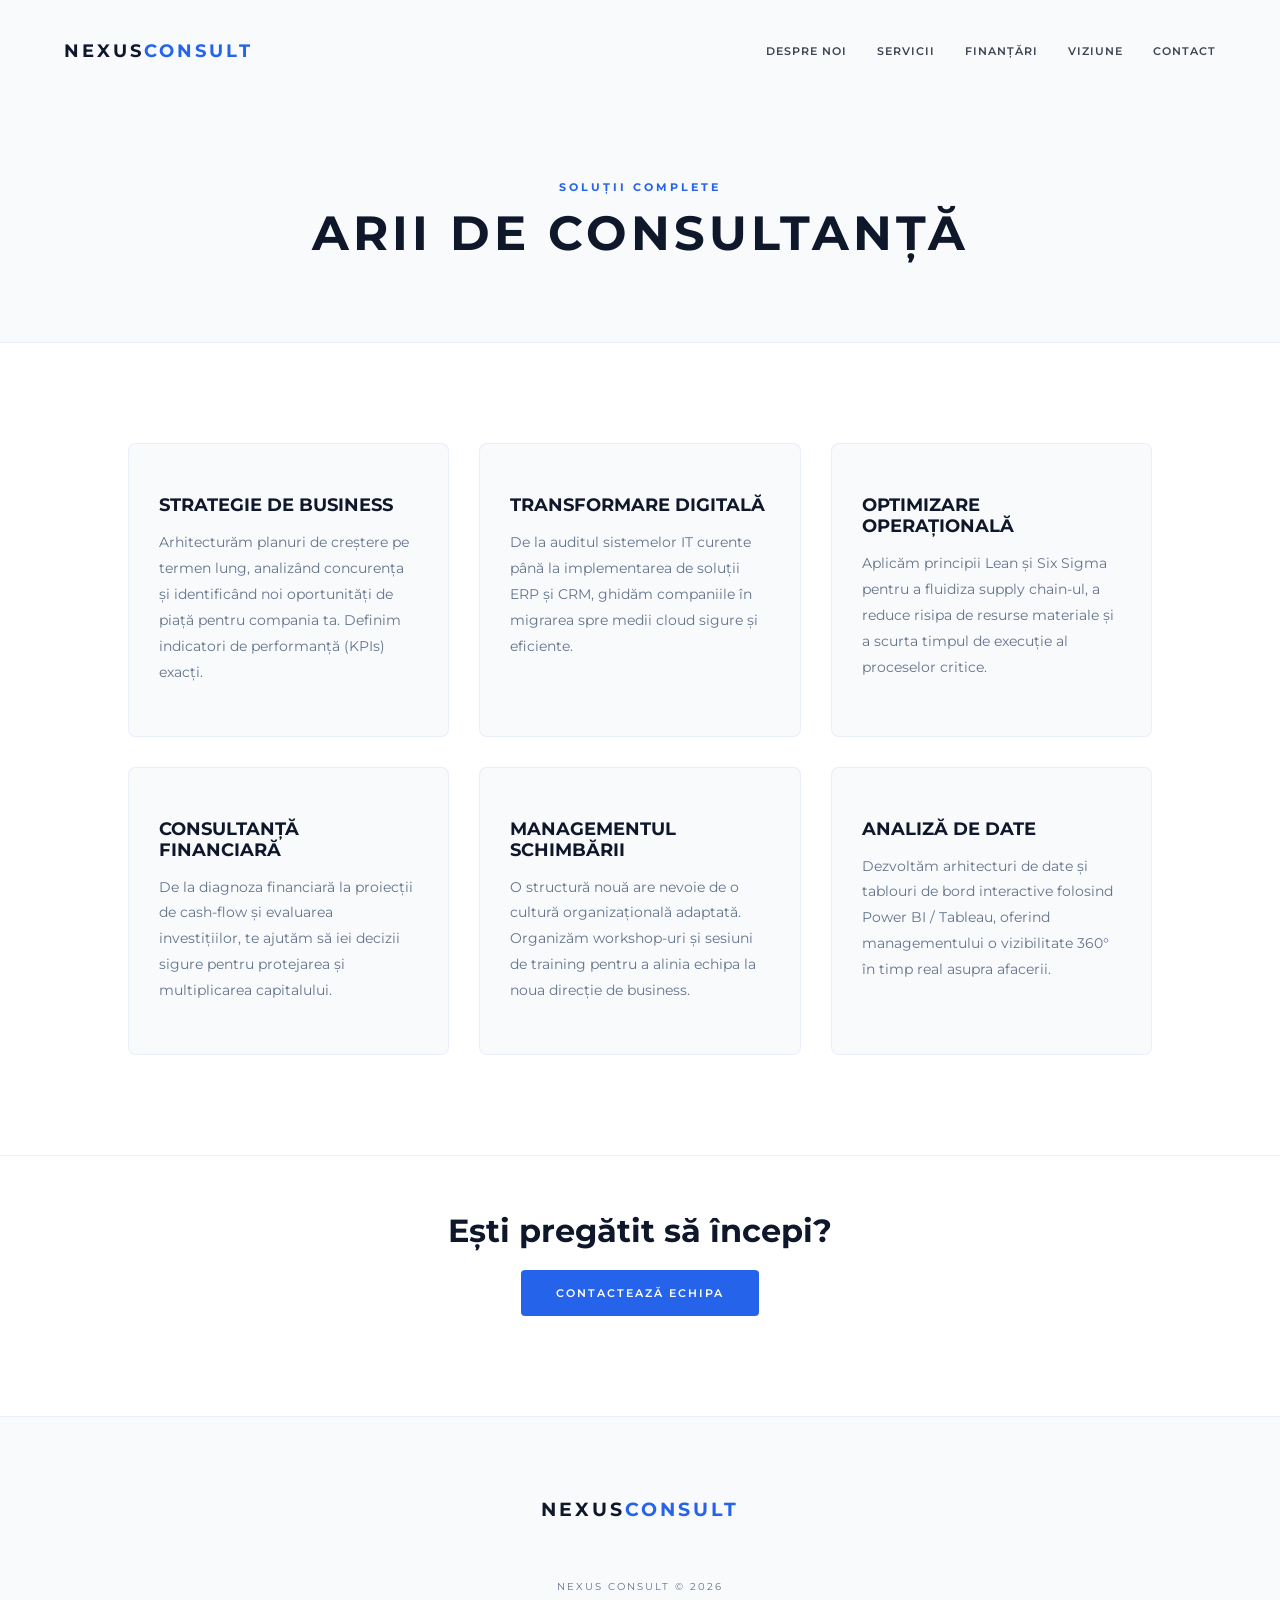
<file: servicii.html>
<!DOCTYPE html>
<html lang="ro">
<head>
  <meta charset="UTF-8">
  <meta name="viewport" content="width=device-width, initial-scale=1.0">
  <title>Servicii | NEXUS CONSULT</title>
  <link href="https://fonts.googleapis.com/css2?family=Montserrat:wght@300;400;500;600;700&display=swap" rel="stylesheet">
  <link rel="stylesheet" href="style.css">
</head>
<body>

  <nav class="navbar">
    <a href="index.html" class="nav-logo">NEXUS<span>CONSULT</span></a>
    <div class="nav-links">
      <a href="despre-noi.html">Despre Noi</a>
      <a href="servicii.html">Servicii</a>
      <a href="finantari.html">Finanțări</a>
      <a href="viziune.html">Viziune</a>
      <a href="contact.html">Contact</a>
    </div>
  </nav>


  <header class="page-header">
    <span class="section-subtitle">Soluții Complete</span>
    <h1>Arii de Consultanță</h1>
  </header>

  <section class="services-section">
    <div class="services-grid">
      <!-- Aceleași 6 servicii detaliate -->
      <div class="service-item">
        <h3>Strategie de Business</h3>
        <p>Arhitecturăm planuri de creștere pe termen lung, analizând concurența și identificând noi oportunități de piață pentru compania ta. Definim indicatori de performanță (KPIs) exacți.</p>
      </div>
      <div class="service-item">
        <h3>Transformare Digitală</h3>
        <p>De la auditul sistemelor IT curente până la implementarea de soluții ERP și CRM, ghidăm companiile în migrarea spre medii cloud sigure și eficiente.</p>
      </div>
      <div class="service-item">
        <h3>Optimizare Operațională</h3>
        <p>Aplicăm principii Lean și Six Sigma pentru a fluidiza supply chain-ul, a reduce risipa de resurse materiale și a scurta timpul de execuție al proceselor critice.</p>
      </div>
      <div class="service-item">
        <h3>Consultanță Financiară</h3>
        <p>De la diagnoza financiară la proiecții de cash-flow și evaluarea investițiilor, te ajutăm să iei decizii sigure pentru protejarea și multiplicarea capitalului.</p>
      </div>
      <div class="service-item">
        <h3>Managementul Schimbării</h3>
        <p>O structură nouă are nevoie de o cultură organizațională adaptată. Organizăm workshop-uri și sesiuni de training pentru a alinia echipa la noua direcție de business.</p>
      </div>
      <div class="service-item">
        <h3>Analiză de Date</h3>
        <p>Dezvoltăm arhitecturi de date și tablouri de bord interactive folosind Power BI / Tableau, oferind managementului o vizibilitate 360° în timp real asupra afacerii.</p>
      </div>
    </div>
  </section>

  <section class="contact-container" style="padding-top: 40px;">
      <h2 class="section-main-title">Ești pregătit să începi?</h2>
      <a href="contact.html" class="btn-solid" style="margin-top: 20px;">Contactează Echipa</a>
  </section>

  <footer class="footer-contact">
     <h2 class="footer-logo">NEXUS<span>CONSULT</span></h2>
     <p class="copyright">Nexus Consult &copy; 2026</p>
  </footer>

</body>
</html>
</file>
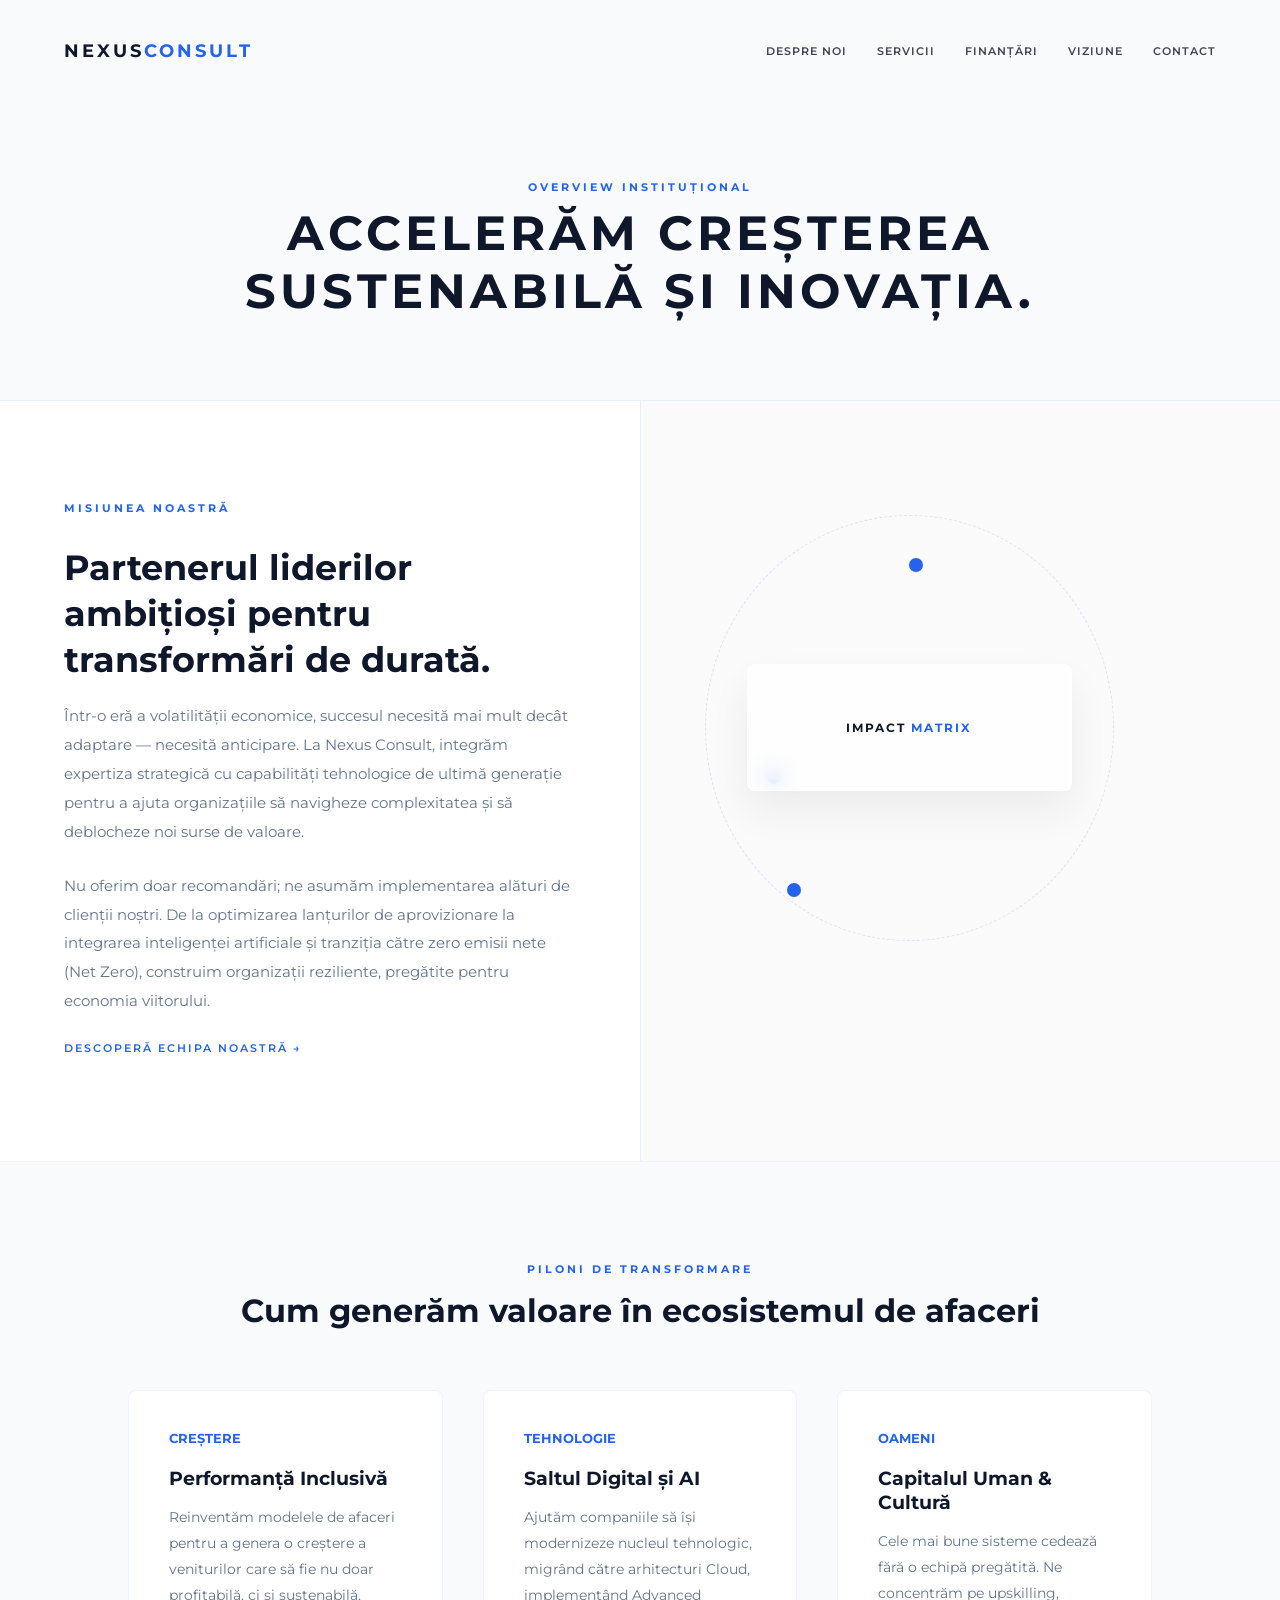
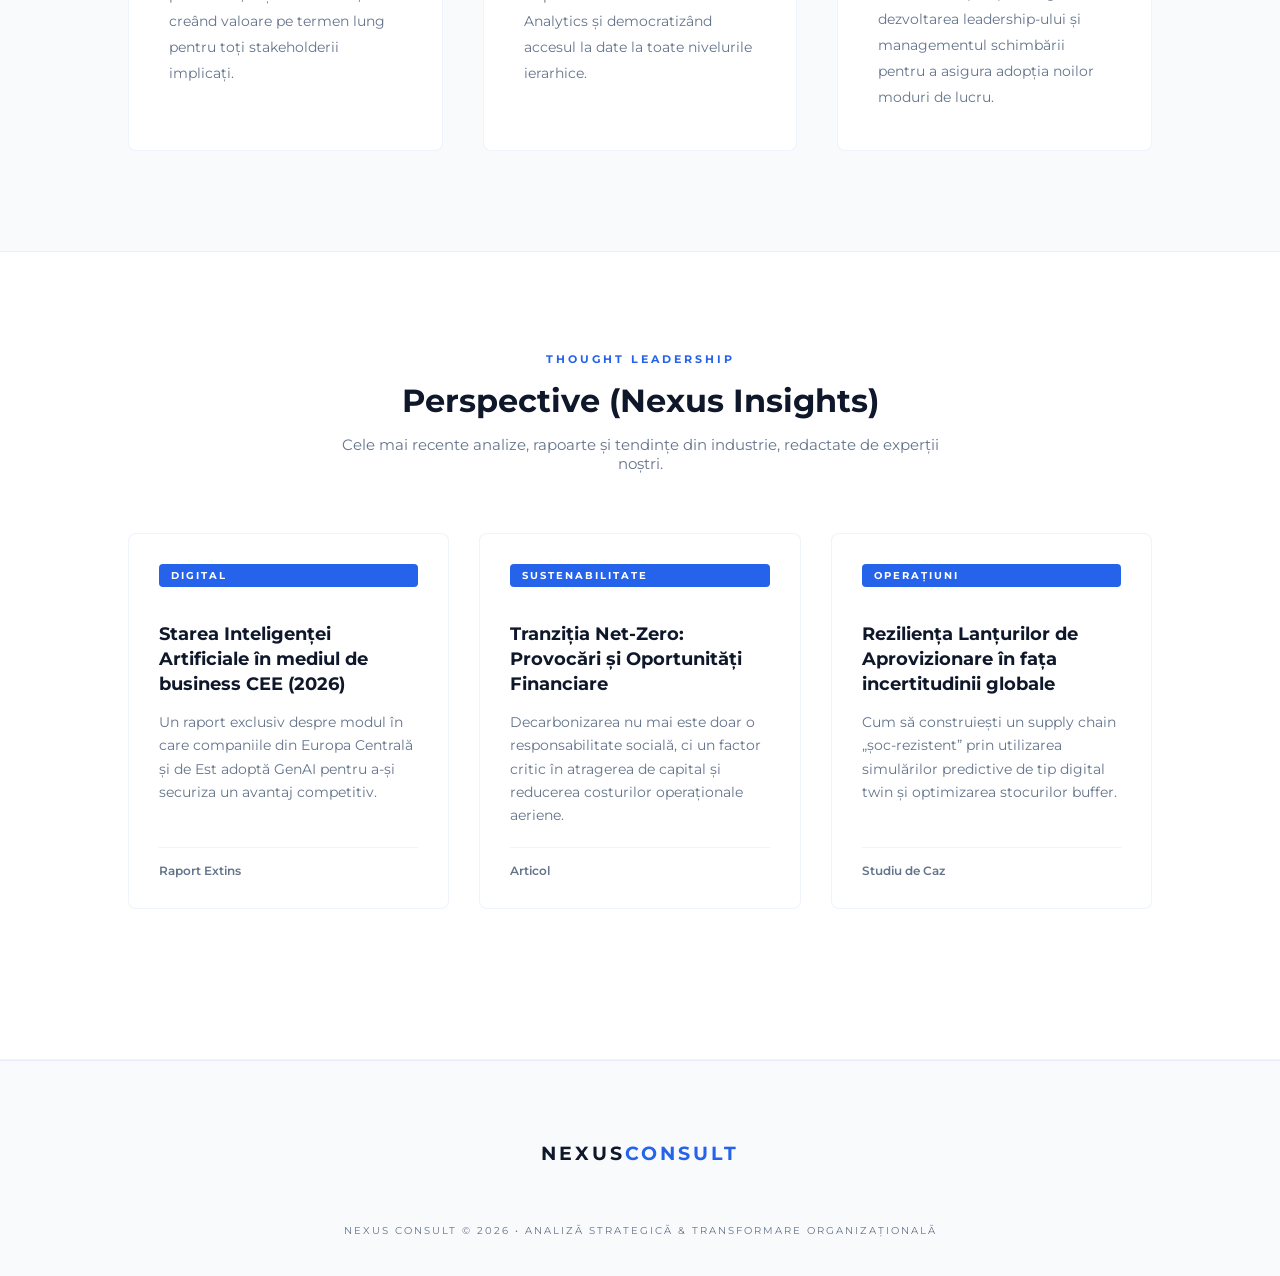
<file: viziune.html>
<!DOCTYPE html>
<html lang="ro">
<head>
  <meta charset="UTF-8">
  <meta name="viewport" content="width=device-width, initial-scale=1.0">
  <title>Viziune & Impact | NEXUS CONSULT</title>
  <link href="https://fonts.googleapis.com/css2?family=Montserrat:wght@300;400;500;600;700&display=swap" rel="stylesheet">
  <link rel="stylesheet" href="style.css">
</head>
<body>

  <!-- NAVBAR -->
  <nav class="navbar">
    <a href="index.html" class="nav-logo">NEXUS<span>CONSULT</span></a>
    <div class="nav-links">
      <a href="despre-noi.html">Despre Noi</a>
      <a href="servicii.html">Servicii</a>
      <a href="finantari.html">Finanțări</a>
      <a href="viziune.html">Viziune</a>
      <a href="contact.html">Contact</a>
    </div>
  </nav>


  <!-- HEADER -->
  <header class="page-header">
    <span class="section-subtitle">Overview Instituțional</span>
    <h1>Accelerăm creșterea sustenabilă și inovația.</h1>
  </header>

  <!-- IMPACT & GLOBAL APPROACH SECTION (Inspirat de McKinsey Overview) -->
  <section class="split-section">
    <div class="split-content">
        <span class="section-subtitle">Misiunea Noastră</span>
        <h2 class="split-title">Partenerul liderilor ambițioși pentru transformări de durată.</h2>
        <p class="split-text">Într-o eră a volatilității economice, succesul necesită mai mult decât adaptare — necesită anticipare. La Nexus Consult, integrăm expertiza strategică cu capabilități tehnologice de ultimă generație pentru a ajuta organizațiile să navigheze complexitatea și să deblocheze noi surse de valoare.</p>
        <p class="split-text">Nu oferim doar recomandări; ne asumăm implementarea alături de clienții noștri. De la optimizarea lanțurilor de aprovizionare la integrarea inteligenței artificiale și tranziția către zero emisii nete (Net Zero), construim organizații reziliente, pregătite pentru economia viitorului.</p>
        <a href="despre-noi.html" class="btn-minimal">Descoperă echipa noastră &rarr;</a>
    </div>
    <div class="split-image">
        <!-- Interactive Tech Graphic -->
        <div class="tech-canvas">
            <div class="tech-matrix" style="border-radius: 50%; width: 80%; height: 80%;">
                <div class="tech-node node-1" style="top:10%; left:50%;"></div>
                <div class="tech-node node-2" style="bottom:10%; left:20%;"></div>
                <div class="tech-node node-3" style="bottom:20%; right:15%;"></div>
                <div class="tech-glass-card" style="top: 35%; left: 10%; width: 80%; height: 30%; display: flex; align-items: center; justify-content: center;">
                    <span style="font-size:0.75rem; font-weight:700; letter-spacing:2px; color:var(--text-dark)">IMPACT <span style="color:var(--tech-accent)">MATRIX</span></span>
                </div>
            </div>
        </div>
    </div>
  </section>

  <!-- CAPABILITIES & FOCUS AREAS (Valori corporative) -->
  <section class="complex-section" style="background: var(--bg-card);">
      <div class="section-header">
          <span class="section-subtitle">Piloni de Transformare</span>
          <h2 class="section-main-title">Cum generăm valoare în ecosistemul de afaceri</h2>
      </div>
      <div class="grid-cards">
          <div class="card-detailed">
              <span class="card-index">CREȘTERE</span>
              <h3>Performanță Inclusivă</h3>
              <p>Reinventăm modelele de afaceri pentru a genera o creștere a veniturilor care să fie nu doar profitabilă, ci și sustenabilă, creând valoare pe termen lung pentru toți stakeholderii implicați.</p>
          </div>
          <div class="card-detailed">
              <span class="card-index">TEHNOLOGIE</span>
              <h3>Saltul Digital și AI</h3>
              <p>Ajutăm companiile să își modernizeze nucleul tehnologic, migrând către arhitecturi Cloud, implementând Advanced Analytics și democratizând accesul la date la toate nivelurile ierarhice.</p>
          </div>
          <div class="card-detailed">
              <span class="card-index">OAMENI</span>
              <h3>Capitalul Uman & Cultură</h3>
              <p>Cele mai bune sisteme cedează fără o echipă pregătită. Ne concentrăm pe upskilling, dezvoltarea leadership-ului și managementul schimbării pentru a asigura adopția noilor moduri de lucru.</p>
          </div>
      </div>
  </section>

  <!-- INSIGHTS & RESEARCH SECTION (Esențial pentru o firmă de consultanță tip McKinsey) -->
  <section class="complex-section">
      <div class="section-header">
          <span class="section-subtitle">Thought Leadership</span>
          <h2 class="section-main-title">Perspective (Nexus Insights)</h2>
          <p style="color: var(--text-muted); font-size: 0.95rem; max-width: 600px; margin: 15px auto 0;">Cele mai recente analize, rapoarte și tendințe din industrie, redactate de experții noștri.</p>
      </div>
      
      <div class="blog-grid">
          <div class="blog-card">
              <div class="blog-card-content">
                  <span class="blog-tag">Digital</span>
                  <h3 class="blog-card-title">Starea Inteligenței Artificiale în mediul de business CEE (2026)</h3>
                  <p class="blog-card-excerpt">Un raport exclusiv despre modul în care companiile din Europa Centrală și de Est adoptă GenAI pentru a-și securiza un avantaj competitiv.</p>
                  <div class="blog-meta">
                      <span>Raport Extins</span>
                  </div>
              </div>
          </div>
          <div class="blog-card">
              <div class="blog-card-content">
                  <span class="blog-tag">Sustenabilitate</span>
                  <h3 class="blog-card-title">Tranziția Net-Zero: Provocări și Oportunități Financiare</h3>
                  <p class="blog-card-excerpt">Decarbonizarea nu mai este doar o responsabilitate socială, ci un factor critic în atragerea de capital și reducerea costurilor operaționale aeriene.</p>
                  <div class="blog-meta">
                      <span>Articol</span>
                  </div>
              </div>
          </div>
          <div class="blog-card">
              <div class="blog-card-content">
                  <span class="blog-tag">Operațiuni</span>
                  <h3 class="blog-card-title">Reziliența Lanțurilor de Aprovizionare în fața incertitudinii globale</h3>
                  <p class="blog-card-excerpt">Cum să construiești un supply chain „șoc-rezistent” prin utilizarea simulărilor predictive de tip digital twin și optimizarea stocurilor buffer.</p>
                  <div class="blog-meta">
                      <span>Studiu de Caz</span>
                  </div>
              </div>
          </div>
      </div>
      <div style="text-align: center; margin-top: 50px;">
      </div>
  </section>

  <!-- FOOTER -->
  <footer class="footer-contact">
     <h2 class="footer-logo">NEXUS<span>CONSULT</span></h2>
     <p class="copyright">Nexus Consult &copy; 2026 • Analiză Strategică & Transformare Organizațională</p>
  </footer>

</body>
</html>
</file>
<file: style.css>
:root {
  --bg-light: #ffffff;          
  --bg-card: #f8fafc; 
  --text-dark: #0f172a; 
  --text-muted: #64748b; 
  --tech-accent: #2563eb;   
  --tech-accent-hover: #1d4ed8;
  --tech-glow: rgba(37, 99, 235, 0.15);
  --line-color: rgba(37, 99, 235, 0.08);
}

/* ========================================================
   RESET & BASE
======================================================== */
* { margin: 0; padding: 0; box-sizing: border-box; text-decoration: none !important; }

html, body { 
    width: 100%; 
    overflow-x: hidden; 
    background-color: var(--bg-light); 
    font-family: 'Montserrat', sans-serif; 
    color: var(--text-dark); 
    -webkit-font-smoothing: antialiased; 
    scroll-behavior: smooth; 
}

/* Animații noi */
@keyframes fadeInUp {
    from { opacity: 0; transform: translateY(30px); }
    to { opacity: 1; transform: translateY(0); }
}
@keyframes pulseNode {
    0% { transform: scale(0.95); opacity: 0.5; box-shadow: 0 0 0 0 rgba(37, 99, 235, 0.5); }
    70% { transform: scale(1); opacity: 1; box-shadow: 0 0 0 15px rgba(37, 99, 235, 0); }
    100% { transform: scale(0.95); opacity: 0.5; box-shadow: 0 0 0 0 rgba(37, 99, 235, 0); }
}
@keyframes floatGraphics {
    0% { transform: translateY(0px) rotate(0deg); }
    50% { transform: translateY(-15px) rotate(2deg); }
    100% { transform: translateY(0px) rotate(0deg); }
}
@keyframes gridMove {
    from { background-position: 0 0; }
    to { background-position: 40px 40px; }
}

/* ========================================================
   NAVBAR
======================================================== */
.navbar { position: absolute; top: 0; width: 100%; padding: 40px 5%; display: flex; justify-content: space-between; align-items: center; z-index: 100; }
.nav-logo { font-size: 1.1rem; letter-spacing: 3px; color: var(--text-dark); text-transform: uppercase; font-weight: 700; }
.nav-logo span { color: var(--tech-accent); }
.nav-links { display: flex; align-items: center; }
.nav-links a { font-size: 0.7rem; text-transform: uppercase; letter-spacing: 1px; color: var(--text-dark); margin-left: 30px; opacity: 0.8; transition: 0.4s ease; font-weight: 600; }
.nav-links a:hover { opacity: 1; color: var(--tech-accent); }

/* ========================================================
   HERO SECTION
======================================================== */
.hero { 
    position: relative;
    height: 100vh; 
    background: radial-gradient(circle at top right, #eff6ff 0%, #ffffff 70%);
    display: flex; 
    flex-direction: column; 
    justify-content: center; 
    align-items: center; 
    text-align: center; 
    padding: 0 10%; 
}
.hero::before {
    content: ''; position: absolute; top: 0; left: 0; width: 100%; height: 100%;
    background-image: linear-gradient(var(--line-color) 1px, transparent 1px), linear-gradient(90deg, var(--line-color) 1px, transparent 1px);
    background-size: 40px 40px; opacity: 0.6; animation: gridMove 20s linear infinite; z-index: 1;
}
.hero-content { position: relative; z-index: 2; animation: fadeInUp 1.2s ease-out; }
.hero-brand { color: var(--text-dark); font-size: clamp(2.5rem, 6vw, 4.5rem); letter-spacing: 5px; text-transform: uppercase; margin-bottom: 20px; font-weight: 700; }
.hero-brand span { color: var(--tech-accent); }
.hero-slogan { font-size: 0.85rem; letter-spacing: 4px; text-transform: uppercase; color: var(--text-muted); font-weight: 500;}

.page-header { padding: 180px 10% 80px; text-align: center; background: var(--bg-card); border-bottom: 1px solid var(--line-color); }
.page-header h1 { font-size: clamp(2rem, 4vw, 3rem); letter-spacing: 4px; text-transform: uppercase; font-weight: 700; margin-top: 10px; }

/* ========================================================
   SPLIT SECTIONS & PURE CSS TECH GRAPHICS
======================================================== */
.split-section { display: grid; grid-template-columns: 1fr 1fr; border-bottom: 1px solid var(--line-color); min-height: 65vh; }
.split-content { padding: 100px 10%; display: flex; flex-direction: column; justify-content: center; align-items: flex-start; }
.split-title { font-size: clamp(1.6rem, 3vw, 2.2rem); margin: 20px 0; font-weight: 700; line-height: 1.3; }
.split-text { font-size: 0.95rem; color: var(--text-muted); line-height: 1.9; font-weight: 400; margin-bottom: 25px; }

/* Tech Canvas Component (Înlocuiește pozele lipsă) */
.split-image { position: relative; background: #fafafa; display: flex; justify-content: center; align-items: center; overflow: hidden; border-left: 1px solid var(--line-color); }
.tech-canvas { width: 80%; height: 70%; position: relative; animation: floatGraphics 6s ease-in-out infinite; }
.tech-matrix { position: absolute; width: 100%; height: 100%; border: 1px dashed rgba(37, 99, 235, 0.15); border-radius: 12px; display: flex; justify-content: center; align-items: center; }
.tech-node { position: absolute; width: 14px; height: 14px; background: var(--tech-accent); border-radius: 50%; animation: pulseNode 3s infinite; }
.node-1 { top: 20%; left: 30%; }
.node-2 { bottom: 25%; right: 20%; animation-delay: 1s; }
.node-3 { top: 60%; left: 15%; animation-delay: 1.5s; }
.tech-glass-card { position: absolute; width: 60%; height: 45%; background: rgba(255, 255, 255, 0.75); backdrop-filter: blur(10px); border: 1px solid rgba(255, 255, 255, 0.8); box-shadow: 0 20px 40px rgba(15, 23, 42, 0.06); border-radius: 8px; padding: 25px; display: flex; flex-direction: column; justify-content: space-between; transition: 0.4s; }
.tech-glass-card:hover { transform: scale(1.03); border-color: var(--tech-accent); }
.glass-line { height: 4px; background: #e2e8f0; border-radius: 2px; width: 80%; }
.glass-line.active { background: var(--tech-accent); width: 40%; }

/* ========================================================
   COMPLEX EXTENSIONS (Stats, Values, Methodology)
======================================================== */
/* Stats Block */
.stats-container { display: grid; grid-template-columns: repeat(4, 1fr); gap: 20px; width: 100%; background: var(--bg-card); border: 1px solid var(--line-color); padding: 40px; border-radius: 8px; margin-top: 40px; }
.stat-item { text-align: center; }
.stat-number { font-size: 2.2rem; font-weight: 700; color: var(--tech-accent); margin-bottom: 5px; }
.stat-label { font-size: 0.75rem; text-transform: uppercase; letter-spacing: 1px; color: var(--text-muted); font-weight: 600; }

/* Values & Methodology */
.complex-section { padding: 100px 10%; border-bottom: 1px solid var(--line-color); }
.grid-cards { display: grid; grid-template-columns: repeat(3, 1fr); gap: 40px; margin-top: 50px; }
.card-detailed { background: #fff; padding: 40px; border: 1px solid var(--line-color); border-radius: 8px; transition: 0.4s; }
.card-detailed:hover { border-color: var(--text-dark); box-shadow: 0 15px 30px rgba(0,0,0,0.02); }
.card-index { font-size: 0.8rem; font-weight: 700; color: var(--tech-accent); margin-bottom: 20px; display: block; }
.card-detailed h3 { font-size: 1.2rem; margin-bottom: 15px; font-weight: 700; }
.card-detailed p { font-size: 0.9rem; color: var(--text-muted); line-height: 1.8; }

/* Big Article View */
.article-body { max-width: 800px; margin: 0 auto; padding: 80px 5%; }
.article-paragraph { font-size: 1.05rem; color: var(--text-dark); line-height: 2; margin-bottom: 35px; opacity: 0.9; font-weight: 400; }
.article-subheading { font-size: 1.4rem; font-weight: 700; margin: 50px 0 20px; letter-spacing: -0.5px; }
.article-quote { border-left: 4px solid var(--tech-accent); padding-left: 30px; font-style: italic; color: var(--text-muted); margin: 40px 0; font-size: 1.1rem; line-height: 1.8; }

/* ========================================================
   SERVICES & SECTIONS (Existing Main Styles)
======================================================== */
.services-section { padding: 100px 10%; background: transparent; border-bottom: 1px solid var(--line-color); }
.section-header { text-align: center; margin-bottom: 60px; }
.section-main-title { font-size: 2rem; margin-top: 15px; font-weight: 700; }
.services-grid, .testimonials-grid { display: grid; grid-template-columns: repeat(3, 1fr); gap: 30px; }
.service-item { background: var(--bg-card); padding: 50px 30px; text-align: left; transition: 0.4s ease; border: 1px solid var(--line-color); border-radius: 8px; }
.service-item:hover { transform: translateY(-5px); border-color: var(--tech-accent); }
.service-item h3 { font-size: 1.1rem; margin-bottom: 15px; text-transform: uppercase; font-weight: 700; }
.service-item p { font-size: 0.9rem; color: var(--text-muted); line-height: 1.8; }

.testimonial-card { padding: 40px; background: var(--bg-card); border-left: 3px solid var(--tech-accent); border-radius: 4px; }
.testimonial-text { font-style: italic; font-size: 0.95rem; color: var(--text-muted); line-height: 1.8; margin-bottom: 20px; }
.testimonial-author { font-weight: 700; font-size: 0.85rem; text-transform: uppercase; }
.testimonial-company { font-size: 0.75rem; color: var(--tech-accent); }

.partners-section { padding: 80px 10%; text-align: center; border-bottom: 1px solid var(--line-color); }
.partners-grid { display: grid; grid-template-columns: repeat(5, 1fr); gap: 30px; margin-top: 40px; }
.partner-logo { display: flex; flex-direction: column; align-items: center; padding: 20px; filter: grayscale(100%); opacity: 0.5; transition: 0.4s; }
.partner-logo:hover { filter: grayscale(0%); opacity: 1; }
.partner-logo svg { width: 35px; height: 35px; margin-bottom: 10px; fill: var(--tech-accent); }
.partner-name { font-size: 0.7rem; font-weight: 700; text-transform: uppercase; }

.contact-container { max-width: 800px; margin: 0 auto; padding: 100px 5%; text-align: center; }
.form-grid { display: grid; grid-template-columns: 1fr 1fr; gap: 30px; margin-bottom: 30px; }
.val-input { width: 100%; background: transparent; border: none; border-bottom: 1px solid #cbd5e1; padding: 15px 0; font-family: 'Montserrat', sans-serif; font-size: 0.9rem; color: var(--text-dark); outline: none; transition: 0.4s; }
.val-input:focus { border-bottom-color: var(--tech-accent); }
.val-textarea { grid-column: span 2; resize: none; height: 100px; }

.footer-contact { padding: 80px 10% 40px; text-align: center; background: var(--bg-card); border-top: 1px solid var(--line-color); }
.footer-logo { font-size: 1.2rem; letter-spacing: 3px; text-transform: uppercase; font-weight: 700; }
.footer-logo span { color: var(--tech-accent); }
.contact-address { font-size: 0.8rem; color: var(--text-muted); line-height: 2; margin: 20px 0; }
.contact-actions { display: flex; justify-content: center; gap: 30px; }
.copyright { margin-top: 60px; font-size: 0.6rem; letter-spacing: 2px; color: var(--text-muted); text-transform: uppercase; }

.section-subtitle { font-size: 0.7rem; letter-spacing: 3px; color: var(--tech-accent); text-transform: uppercase; font-weight: 700; display: block; margin-bottom: 10px; }
.btn-minimal { font-size: 0.7rem; font-weight: 600; text-transform: uppercase; letter-spacing: 2px; color: var(--tech-accent); padding-bottom: 5px; border-bottom: 1px solid transparent; display: inline-block; transition: 0.4s; cursor: pointer; }
.btn-minimal:hover { color: var(--tech-accent-hover); border-bottom-color: var(--tech-accent-hover); }
.btn-solid { background: var(--tech-accent); color: #fff !important; font-size: 0.7rem; font-weight: 600; text-transform: uppercase; letter-spacing: 2px; padding: 16px 35px; display: inline-block; transition: 0.4s; border-radius: 4px; border: none; cursor: pointer; }
.btn-solid:hover { background: var(--tech-accent-hover); transform: translateY(-2px); }

/* ========================================================
   RESPONSIVE DESIGN & MOBILE OPTIMIZATION
======================================================== */

@media (max-width: 950px) {
  /* Navbar */
  .navbar { padding: 20px 5%; flex-direction: column; gap: 15px; background: #fff !important; border-bottom: 1px solid var(--line-color); }
  .nav-links { display: flex; flex-wrap: wrap; justify-content: center; gap: 15px; }
  .nav-links a { margin: 0 5px; font-size: 0.75rem; }

  /* Layout principal */
  .split-section { grid-template-columns: 1fr; min-height: auto; }
  .split-content { padding: 60px 5%; align-items: center; text-align: center; }
  .split-image { min-height: 350px; border-left: none; border-top: 1px solid var(--line-color); border-bottom: 1px solid var(--line-color); }
  
  /* Secțiuni complexe și Grid-uri */
  .services-grid, .testimonials-grid, .grid-cards, .stats-container, .blog-grid { grid-template-columns: 1fr; gap: 20px; }
  .partners-grid { grid-template-columns: repeat(2, 1fr); gap: 20px; }
  .form-grid { grid-template-columns: 1fr; }
  .val-textarea { grid-column: span 1; }

  /* Ajustare padding-uri pentru secțiuni */
  .complex-section, .services-section, .partners-section, .footer-contact, .related-articles { padding: 60px 5%; }
  .page-header { padding: 140px 5% 60px; }
  .stats-container { padding: 20px; }
  
  /* Blog & Articole */
  .featured-post { grid-template-columns: 1fr; margin-bottom: 40px; }
  .featured-image { min-height: 200px; }
  .featured-content { padding: 30px 20px; }
  
  .newsletter-section { margin: 60px 5% 0; padding: 50px 5%; border-radius: 8px; }
  .newsletter-form { flex-direction: column; width: 100%; }
  .newsletter-form button { padding: 15px; width: 100%; }

  .single-article-header { padding: 120px 5% 40px; }
  .single-content { padding: 40px 5%; }
  .modal-content { padding: 40px 20px; margin: 20px; }
}

/* ========================================================
   MOBILE ONLY (Telefoane) - Aliniere și Animații Reduse
======================================================== */
@media (max-width: 768px) {
  /* Aliniere și spațieri micro */
  .hero { padding: 0 5%; }
  .hero-brand { font-size: 2.2rem; }
  .section-main-title { font-size: 1.6rem; }
  
  .card-detailed, .service-item, .testimonial-card { padding: 30px 20px; text-align: center; }
  .author-box { flex-direction: column; text-align: center; padding: 20px; }
  
  /* Reducerea intensității animațiilor pentru a nu aglomera vizual ecranul mic */
  .hero-content {
      animation: fadeInUpMobile 1s ease-out forwards;
  }
  .tech-canvas {
      animation: floatGraphicsMobile 6s ease-in-out infinite;
      width: 90%;
  }

  /* Suprascrierea keyframe-urilor pentru mobil */
  @keyframes floatGraphics {
      0% { transform: translateY(0px) rotate(0deg); }
      50% { transform: translateY(-5px) rotate(1deg); } /* Redus de la 15px / 2deg */
      100% { transform: translateY(0px) rotate(0deg); }
  }

  @keyframes fadeInUp {
      from { opacity: 0; transform: translateY(15px); } /* Redus de la 30px */
      to { opacity: 1; transform: translateY(0); }
  }

  @keyframes pulseNode {
      0% { transform: scale(0.98); opacity: 0.7; box-shadow: 0 0 0 0 rgba(37, 99, 235, 0.3); }
      70% { transform: scale(1); opacity: 1; box-shadow: 0 0 0 8px rgba(37, 99, 235, 0); } /* Redus de la 15px */
      100% { transform: scale(0.98); opacity: 0.7; box-shadow: 0 0 0 0 rgba(37, 99, 235, 0); }
  }
}
/* ========================================================
   BLOG / HUB RESOURCES SECTIONS
======================================================== */
/* Filtre Categorii */
.category-filters { display: flex; justify-content: center; gap: 15px; flex-wrap: wrap; margin-bottom: 50px; }
.filter-btn { padding: 8px 20px; font-size: 0.75rem; font-weight: 600; text-transform: uppercase; letter-spacing: 1px; color: var(--text-muted); background: transparent; border: 1px solid #e2e8f0; border-radius: 30px; cursor: pointer; transition: 0.3s ease; }
.filter-btn:hover, .filter-btn.active { background: var(--tech-accent); color: #fff; border-color: var(--tech-accent); }

/* Featured Blog Post (Hero Article) */
.featured-post { display: grid; grid-template-columns: 1fr 1fr; background: var(--bg-card); border: 1px solid var(--line-color); border-radius: 12px; overflow: hidden; margin-bottom: 60px; transition: 0.4s; }
.featured-post:hover { box-shadow: 0 20px 40px rgba(15, 23, 42, 0.05); border-color: rgba(37, 99, 235, 0.3); }
.featured-image { background: linear-gradient(135deg, #f1f5f9, #e2e8f0); position: relative; min-height: 300px; display: flex; justify-content: center; align-items: center; }
.featured-content { padding: 50px; display: flex; flex-direction: column; justify-content: center; align-items: flex-start; }
.blog-tag { font-size: 0.65rem; font-weight: 700; text-transform: uppercase; letter-spacing: 2px; color: #fff; background: var(--tech-accent); padding: 5px 12px; border-radius: 4px; margin-bottom: 20px; display: inline-block; }
.featured-title { font-size: clamp(1.5rem, 2.5vw, 2rem); margin-bottom: 15px; font-weight: 700; line-height: 1.3; color: var(--text-dark); }
.featured-excerpt { font-size: 0.95rem; color: var(--text-muted); line-height: 1.8; margin-bottom: 25px; }

/* Blog Grid & Cards */
.blog-grid { display: grid; grid-template-columns: repeat(3, 1fr); gap: 30px; }
.blog-card { display: flex; flex-direction: column; background: #fff; border: 1px solid var(--line-color); border-radius: 8px; overflow: hidden; transition: 0.4s ease; cursor: pointer; }
.blog-card:hover { transform: translateY(-8px); box-shadow: 0 15px 30px rgba(0,0,0,0.04); border-color: rgba(37, 99, 235, 0.3); }
.blog-card-image { height: 200px; background: #f8fafc; border-bottom: 1px solid var(--line-color); display: flex; justify-content: center; align-items: center; position: relative; overflow: hidden; }
.blog-card-content { padding: 30px; display: flex; flex-direction: column; flex-grow: 1; }
.blog-card-title { font-size: 1.1rem; font-weight: 700; margin: 15px 0; line-height: 1.4; color: var(--text-dark); }
.blog-card-excerpt { font-size: 0.85rem; color: var(--text-muted); line-height: 1.7; margin-bottom: 20px; flex-grow: 1; }
.blog-meta { display: flex; justify-content: space-between; align-items: center; margin-top: auto; padding-top: 15px; border-top: 1px solid var(--line-color); font-size: 0.75rem; font-weight: 600; color: var(--text-muted); }

/* Newsletter Section */
.newsletter-section { background: var(--text-dark); color: #fff; padding: 80px 10%; text-align: center; border-radius: 12px; margin: 80px 10% 0; }
.newsletter-section h2 { font-size: 2rem; margin-bottom: 15px; }
.newsletter-section p { color: #94a3b8; font-size: 0.9rem; margin-bottom: 30px; max-width: 500px; margin-inline: auto; }
.newsletter-form { display: flex; justify-content: center; gap: 10px; max-width: 500px; margin: 0 auto; }
.newsletter-form input { flex-grow: 1; padding: 15px 20px; border-radius: 4px; border: none; font-family: 'Montserrat', sans-serif; outline: none; }
.newsletter-form button { background: var(--tech-accent); color: #fff; border: none; padding: 0 30px; font-weight: 600; text-transform: uppercase; letter-spacing: 1px; border-radius: 4px; cursor: pointer; transition: 0.3s; }
.newsletter-form button:hover { background: var(--tech-accent-hover); }

/* Responsive adjustments */
@media (max-width: 950px) {
    .featured-post { grid-template-columns: 1fr; }
    .featured-image { min-height: 250px; }
    .blog-grid { grid-template-columns: 1fr; }
    .newsletter-form { flex-direction: column; }
    .newsletter-form button { padding: 15px; }
    .newsletter-section { margin: 80px 5% 0; border-radius: 0; }
}
/* Filtrare JS */
.blog-card.hide { display: none !important; }

/* Single Article Layout */
.single-article-header { padding: 160px 10% 60px; text-align: center; background: var(--bg-card); border-bottom: 1px solid var(--line-color); }
.single-title { font-size: clamp(2rem, 4vw, 3.5rem); font-weight: 700; color: var(--text-dark); margin: 20px auto; max-width: 900px; line-height: 1.2; }
.single-meta { display: flex; justify-content: center; gap: 20px; color: var(--text-muted); font-size: 0.9rem; font-weight: 500; margin-top: 20px; }
.single-meta span { display: flex; align-items: center; gap: 5px; }

.single-content { max-width: 750px; margin: 0 auto; padding: 60px 5%; }
.single-content p { font-size: 1.1rem; line-height: 1.9; color: #334155; margin-bottom: 25px; }
.single-content h2 { font-size: 1.8rem; font-weight: 700; margin: 50px 0 20px; color: var(--text-dark); }
.single-content h3 { font-size: 1.3rem; font-weight: 600; margin: 40px 0 15px; }
.single-content ul { margin-bottom: 25px; padding-left: 20px; }
.single-content li { font-size: 1.1rem; line-height: 1.9; color: #334155; margin-bottom: 10px; }

.author-box { display: flex; align-items: center; gap: 20px; padding: 30px; background: #f8fafc; border: 1px solid var(--line-color); border-radius: 8px; margin: 60px 0; }
.author-avatar { width: 60px; height: 60px; border-radius: 50%; background: var(--tech-accent); color: #fff; display: flex; justify-content: center; align-items: center; font-weight: 700; font-size: 1.2rem; }
.author-info h4 { font-size: 1.1rem; margin-bottom: 5px; }
.author-info p { font-size: 0.9rem !important; margin-bottom: 0 !important; color: var(--text-muted); }

.related-articles { padding: 80px 10%; background: var(--bg-card); border-top: 1px solid var(--line-color); }
/* Modal Overlay */
.modal { display: none; position: fixed; top: 0; left: 0; width: 100%; height: 100%; background: rgba(255, 255, 255, 0.95); z-index: 1000; overflow-y: auto; padding: 50px 0; }
.modal-content { max-width: 800px; margin: 0 auto; background: #fff; padding: 60px; border: 1px solid var(--line-color); border-radius: 8px; position: relative; }
.close-modal { position: absolute; top: 20px; right: 30px; font-size: 2rem; cursor: pointer; color: var(--text-muted); }

/* Ne asigurăm că cardurile sunt clicabile */
.blog-card { cursor: pointer; }
/* --- Fix pentru Hero pe Mobil (Telefoane) --- */
@media (max-width: 768px) {
  /* Selectăm titlul mare din pagina de Index */
  .hero-brand {
    font-size: 2.5rem; /* Micșorăm fontul (ajustează 2.5rem sau 2rem dacă e nevoie) */
    line-height: 1.2;
    word-wrap: break-word; /* Previne ieșirea din ecran */
  }

  /* Forțăm cuvântul Intelligence să treacă dedesubt frumos */
  .hero-brand span {
    display: block; 
    font-size: 2.2rem; /* Opțional: putem face cuvântul de jos un pic mai mic */
  }
}
</file>
